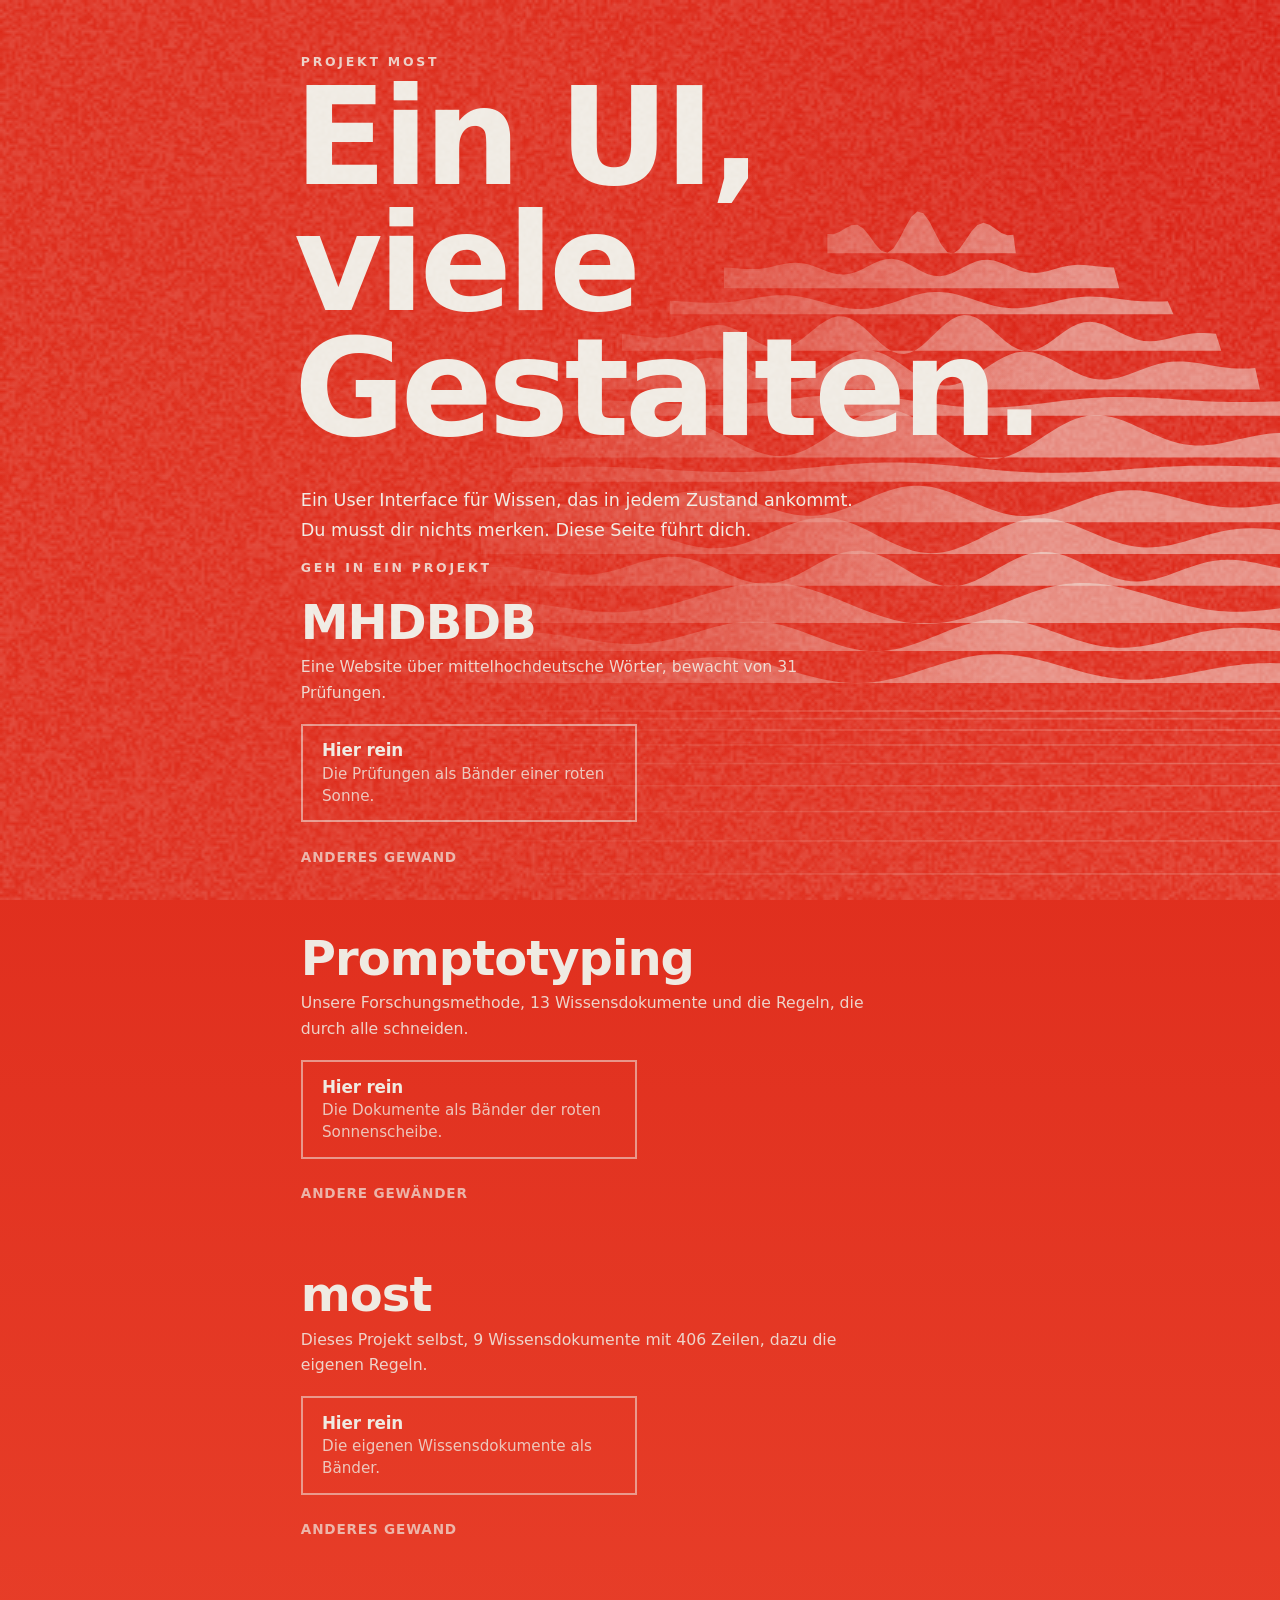
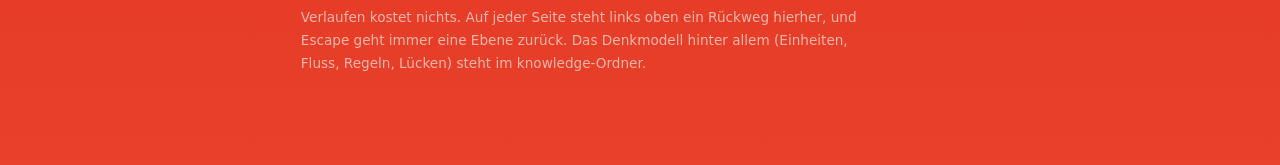
<file: prototype/index.html>
<!doctype html>
<html lang="de">
<head>
<meta charset="utf-8">
<meta name="viewport" content="width=device-width, initial-scale=1">
<title>most · Projekte</title>
<link rel="stylesheet" href="helio.css">
<style>
/* page-specific: the guided overview. Tokens, type and the grain layer come
   from helio.css; this page paints its own sun and its own coarse grain. */
body {
  min-height: 100vh;
  background: linear-gradient(180deg, var(--grund-oben), var(--grund-unten));
  overflow-x: hidden;
}
#sonne {
  position: fixed;
  inset: 0;
  width: 100%;
  height: 100%;
  pointer-events: none;
  z-index: 0;
}
#schleier {
  /* red scrim between sun and text so copy stays legible where bands pass behind it */
  position: fixed;
  inset: 0;
  z-index: 0;
  pointer-events: none;
  background: linear-gradient(100deg, rgba(221, 44, 27, .92) 38%, rgba(221, 44, 27, .55) 58%, rgba(221, 44, 27, 0) 78%);
}
#korn {
  opacity: .16;
  mix-blend-mode: screen;
}
main {
  position: relative;
  z-index: 1;
  max-width: 52rem;
  margin: 0 auto;
  padding: 6vh 6vw 10vh;
}
.eyebrow {
  font-size: .78rem;
  font-weight: 700;
  letter-spacing: .22em;
  text-transform: uppercase;
  opacity: .85;
  margin: 0 0 .4rem;
}
h1 {
  /* Wordmark as part of the motif: full width, heavy, slightly cropped feel */
  font-size: clamp(3.2rem, 12vw, 8.5rem);
  font-weight: 900;
  letter-spacing: -.035em;
  line-height: .92;
  margin: 0 0 2.2rem -0.05em;
  text-transform: none;
}
.intro {
  font-size: 1.1rem;
  line-height: 1.7;
  max-width: 36rem;
  margin: 0 0 .9rem;
}
.modell {
  font-size: .98rem;
  line-height: 1.7;
  max-width: 36rem;
  opacity: .82;
  margin: 0 0 4rem;
}
.modell b { font-weight: 800; }
h2.abschnitt {
  font-size: .78rem;
  font-weight: 700;
  letter-spacing: .22em;
  text-transform: uppercase;
  opacity: .85;
  margin: 0 0 1.4rem;
}
.projekt { margin: 0 0 3.4rem; }
.projekt h3 {
  font-size: clamp(1.9rem, 5vw, 3rem);
  font-weight: 900;
  letter-spacing: -.02em;
  line-height: 1;
  margin: 0 0 .55rem;
}
.projekt .was {
  font-size: .98rem;
  line-height: 1.65;
  max-width: 36rem;
  opacity: .88;
  margin: 0 0 1.1rem;
}
.gestalten { display: flex; flex-wrap: wrap; gap: .8rem; }
a.gestalt {
  display: block;
  min-height: 44px;
  padding: .8rem 1.2rem .85rem;
  border: 2px solid rgba(239, 234, 226, .55);
  color: var(--tinte);
  text-decoration: none;
  font-size: .95rem;
  line-height: 1.45;
  max-width: 21rem;
  transition: background .25s, border-color .25s;
}
a.gestalt b {
  display: block;
  font-weight: 800;
  font-size: 1.05rem;
  letter-spacing: -.01em;
}
a.gestalt span { opacity: .8; }
a.gestalt:hover, a.gestalt:focus-visible {
  background: rgba(239, 234, 226, .14);
  border-color: var(--tinte);
  outline: none;
}
a.gestalt.tag { border-style: solid; }
a.gestalt.nacht { border-style: dashed; }
details { margin-top: .8rem; }
details summary {
  cursor: pointer;
  font-size: .85rem;
  font-weight: 700;
  letter-spacing: .06em;
  text-transform: uppercase;
  opacity: .7;
  padding: .5rem 0;
  min-height: 44px;
  display: flex;
  align-items: center;
}
details summary:hover, details summary:focus-visible { opacity: 1; outline: none; }
details .gestalten { margin-top: .4rem; }
footer {
  font-size: .85rem;
  line-height: 1.7;
  opacity: .7;
  max-width: 36rem;
}
</style>
</head>
<body>

<canvas id="sonne" aria-hidden="true"></canvas>
<div id="schleier"></div>
<canvas id="korn" aria-hidden="true"></canvas>

<main>
  <p class="eyebrow">Projekt most</p>
  <h1>Ein UI,<br>viele Gestalten.</h1>
  <p class="intro">Ein User Interface für Wissen, das in jedem Zustand ankommt. Du musst dir nichts merken. Diese Seite führt dich.</p>

  <h2 class="abschnitt">Geh in ein Projekt</h2>

  <section class="projekt">
    <h3>MHDBDB</h3>
    <p class="was" id="was-mhdbdb">Eine Website über mittelhochdeutsche Wörter.</p>
    <div class="gestalten">
      <a class="gestalt tag" href="helio-mhdbdb.html"><b>Hier rein</b> <span>Die Prüfungen als Bänder einer roten Sonne.</span></a>
    </div>
    <details>
      <summary>anderes Gewand</summary>
      <div class="gestalten">
        <a class="gestalt nacht" href="mhdbdb-tests.html"><b>Nachtgarten</b> <span>Dasselbe als Lichter im nächtlichen Garten.</span></a>
      </div>
    </details>
  </section>

  <section class="projekt">
    <h3>Promptotyping</h3>
    <p class="was" id="was-promptotyping">Unsere Forschungsmethode.</p>
    <div class="gestalten">
      <a class="gestalt tag" href="helio-promptotyping.html"><b>Hier rein</b> <span>Die Dokumente als Bänder der roten Sonnenscheibe.</span></a>
    </div>
    <details>
      <summary>andere Gewänder</summary>
      <div class="gestalten">
        <a class="gestalt nacht" href="promptotyping-planet.html"><b>Planet</b> <span>Sieben Schichten von der Forschungsfrage bis zum Ring der Prüfungen.</span></a>
        <a class="gestalt nacht" href="promptotyping-workflow.html"><b>Werkstrecke</b> <span>Daten fließen durch die Dokumente zu den Artefakten.</span></a>
        <a class="gestalt nacht" href="promptotyping-organismus.html"><b>Organismus</b> <span>Die Dokumente als Körper mit Organen.</span></a>
      </div>
    </details>
  </section>

  <section class="projekt">
    <h3>most</h3>
    <p class="was" id="was-most">Dieses Projekt selbst, mit seinem eigenen knowledge-Ordner.</p>
    <div class="gestalten">
      <a class="gestalt tag" href="helio-most.html"><b>Hier rein</b> <span>Die eigenen Wissensdokumente als Bänder.</span></a>
    </div>
    <details>
      <summary>anderes Gewand</summary>
      <div class="gestalten">
        <a class="gestalt nacht" href="promptotyping-organismus.html#most"><b>Organismus</b> <span>Dieselben Dokumente als Körper mit Organen.</span></a>
      </div>
    </details>
  </section>

  <footer>
    Verlaufen kostet nichts. Auf jeder Seite steht links oben ein Rückweg hierher, und Escape geht immer eine Ebene zurück. Das Denkmodell hinter allem (Einheiten, Fluss, Regeln, Lücken) steht im knowledge-Ordner.
  </footer>
</main>

<script type="module">
import { rnd, saatSetzen, stillGestellt as still, datenLaden } from './helio.js';

// Banded sun with wave interruptions, mirrored below the horizon (design.md motif).
const sc = document.getElementById('sonne'), sx = sc.getContext('2d');
function sonne() {
  const w = sc.width = innerWidth * devicePixelRatio;
  const h = sc.height = innerHeight * devicePixelRatio;
  sx.clearRect(0, 0, w, h);
  const cx = w * .72, hy = h * .78, r = Math.min(w, h) * .52;
  sx.fillStyle = 'rgba(239,234,226,.5)';
  saatSetzen(20260808);
  const bands = 14;
  for (let i = 0; i < bands; i++) {
    const y0 = hy - r + (i / bands) * r;
    const bh = (r / bands) * (.38 + .34 * rnd());
    const half = Math.sqrt(Math.max(0, r * r - Math.pow(hy - y0 - bh / 2, 2)));
    if (half <= 0) continue;
    // band with a wavy top edge, the interruption carries the character
    sx.beginPath();
    const amp = bh * (.4 + rnd() * .9), ph = rnd() * 7, fr = 2 + rnd() * 3;
    for (let x = cx - half; x <= cx + half; x += 6) {
      const t = (x - cx + half) / (2 * half);
      const y = y0 + Math.sin(t * fr * Math.PI * 2 + ph) * amp * Math.sin(t * Math.PI);
      x === cx - half ? sx.moveTo(x, y) : sx.lineTo(x, y);
    }
    sx.lineTo(cx + half, y0 + bh);
    sx.lineTo(cx - half, y0 + bh);
    sx.closePath();
    sx.fill();
  }
  // mirror below horizon: denser, fainter bands (compression as depth)
  sx.fillStyle = 'rgba(239,234,226,.22)';
  for (let i = 0; i < 10; i++) {
    const y0 = hy + 8 * devicePixelRatio + i * (10 + i * 3) * devicePixelRatio * .6;
    if (y0 > h) break;
    const half = Math.sqrt(Math.max(0, r * r - Math.pow(y0 - hy, 2) * 2.4));
    if (half <= 0) break;
    sx.fillRect(cx - half, y0, half * 2, Math.max(1.5, (4 - i * .35) * devicePixelRatio * .5));
  }
}

// Living monochrome grain over everything, coarser than the Helio print grain.
const kc = document.getElementById('korn'), kx = kc.getContext('2d');
function korn() {
  const w = kc.width = Math.floor(innerWidth / 3);
  const h = kc.height = Math.floor(innerHeight / 3);
  const img = kx.createImageData(w, h);
  for (let i = 0; i < img.data.length; i += 4) {
    const v = rnd() * 255;
    img.data[i] = img.data[i + 1] = img.data[i + 2] = v;
    img.data[i + 3] = 255;
  }
  kx.putImageData(img, 0, 0);
}
function alles() { sonne(); korn(); }
alles();
addEventListener('resize', alles);
if (!still) setInterval(korn, 420); // grain lives at a low rate

// The counts are read from the same files the project pages draw from;
// without them the page names no number.
const [mhdbdb, prompto, most] = await Promise.all([
  datenLaden('daten/mhdbdb.json'),
  datenLaden('daten/promptotyping.json'),
  datenLaden('daten/most.json'),
]);
if (mhdbdb) {
  const n = mhdbdb.kategorien.reduce((a, k) => a + k.tests.length, 0);
  document.getElementById('was-mhdbdb').textContent =
    'Eine Website über mittelhochdeutsche Wörter, bewacht von ' + n + ' Prüfungen.';
}
if (prompto) {
  const n = prompto.dokumente.filter(d => d.art !== 'regel').length;
  document.getElementById('was-promptotyping').textContent =
    'Unsere Forschungsmethode, ' + n + ' Wissensdokumente und die Regeln, die durch alle schneiden.';
}
if (most) {
  const docs = most.dokumente.filter(d => d.art !== 'regel');
  const zeilen = docs.reduce((a, d) => a + d.zeilen, 0);
  document.getElementById('was-most').textContent =
    'Dieses Projekt selbst, ' + docs.length + ' Wissensdokumente mit ' + zeilen +
    ' Zeilen, dazu die eigenen Regeln.';
}
</script>
</body>
</html>
</file>
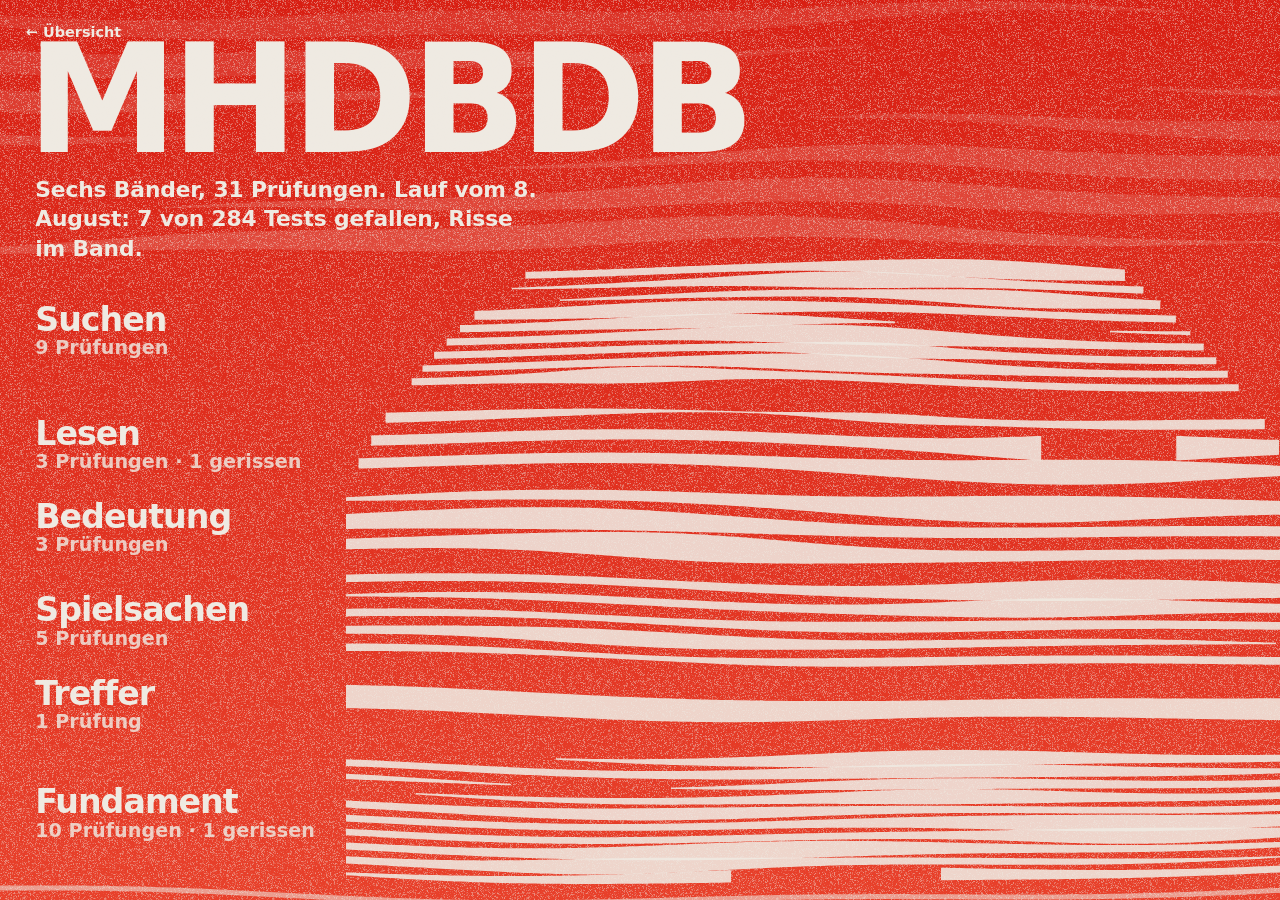
<file: prototype/helio-mhdbdb.html>
<!doctype html>
<html lang="de">
<head>
<meta charset="utf-8">
<meta name="viewport" content="width=device-width, initial-scale=1">
<title>MHDBDB · Helio</title>
<link rel="stylesheet" href="helio.css">
<style>
/* page-specific: the three scenes and the focus view.
   Colors, type and rows come from helio.css. */
html, body { height: 100%; }
body {
  overflow: hidden;
  -webkit-user-select: none;
  user-select: none;
}

.szene {
  position: fixed;
  inset: 0;
  z-index: 10;
  display: none;
  overflow: hidden; /* bleed: display type is cut by the frame, never shrunk to fit */
}
.szene.offen { display: block; }
.szene.kompakt .riesig { font-size: clamp(2.2rem, 8vw, 4.6rem); }
.szene.kompakt .kopf .still { display: none; }

#fok-flaeche {
  position: absolute;
  inset: 0;
  padding: clamp(4.5rem, 12vh, 8rem) clamp(.9rem, 3vw, 2.2rem) clamp(6rem, 14vh, 9rem);
  display: flex;
  flex-direction: column;
  justify-content: center;
  cursor: pointer;
  z-index: 11;
}
#fok-wort {
  margin: 0;
  font-weight: 900;
  letter-spacing: -.05em;
  line-height: .82;
  font-size: clamp(3.4rem, 19vw, 12rem);
  margin-left: -.06em;
  overflow-wrap: anywhere;
}
#fok-satz { max-width: 30ch; }
#fok-stufen {
  list-style: none;
  margin: clamp(1.4rem, 4vh, 2.6rem) 0 0;
  padding: 0;
  max-width: 46rem;
}
#fok-stufen li { display: flex; align-items: center; gap: .9rem; margin-bottom: .55rem; }
/* the three stations of every spec as a growing band: prepare, act, assert */
#fok-stufen .balken {
  height: 13px;
  flex: 0 0 auto;
  width: var(--w);
  background: var(--tinte);
  opacity: var(--o);
}
#fok-stufen .txt { font-weight: 700; font-size: clamp(1.2rem, 1.6vw, 1.35rem); }
#fok-spec {
  margin: clamp(1.1rem, 3vh, 2rem) 0 0;
  font-family: ui-monospace, 'Cascadia Mono', Consolas, monospace;
  font-weight: 700;
  font-size: 1.2rem;
  letter-spacing: -.01em;
}
#fok-nav {
  position: absolute;
  left: clamp(.5rem, 2vw, 1.6rem);
  bottom: clamp(.5rem, 2vh, 1.4rem);
  display: flex;
  gap: .4rem;
  z-index: 30;
}
#fok-nav button {
  min-width: 64px;
  min-height: 48px;
  background: none;
  border: 0;
  color: var(--tinte);
  font-family: inherit;
  font-weight: 900;
  font-size: 1.7rem;
  cursor: pointer;
}
#fok-nav button:focus-visible { outline: 3px solid var(--tinte); outline-offset: -4px; }
#fok-nav button[disabled] { opacity: .35; cursor: default; }
</style>
</head>
<body>

<canvas id="motiv" aria-hidden="true"></canvas>
<canvas id="korn" aria-hidden="true"></canvas>

<a class="heim" href="index.html">&#8592; &#220;bersicht</a>

<section id="uebersicht" class="szene offen" aria-label="Übersicht">
  <div class="kopf">
    <h1 class="riesig">MHDBDB</h1>
    <p class="still"></p>
  </div>
  <div class="reihen" id="kat-reihen"></div>
</section>

<section id="kategorie" class="szene" aria-label="Kategorie" inert>
  <div class="kopf">
    <h2 class="riesig" id="kat-wort"></h2>
    <p class="still" id="kat-still"></p>
  </div>
  <div class="reihen" id="test-reihen"></div>
  <button class="zurueck" id="kat-zu" aria-label="Zurück zur Übersicht">↑</button>
</section>

<section id="fokus" class="szene" aria-label="Einzelner Test" inert>
  <div id="fok-flaeche">
    <p class="riesig" id="fok-wort"></p>
    <p class="still" id="fok-satz"></p>
    <ol id="fok-stufen"></ol>
    <p id="fok-spec"></p>
  </div>
  <p class="still hinweis" id="fok-hinweis"></p>
  <div id="fok-nav">
    <button type="button" id="fok-vor" aria-label="Vorheriger Test">←</button>
    <button type="button" id="fok-nach" aria-label="Nächster Test">→</button>
  </div>
  <button class="zurueck" id="fok-zu" aria-label="Zurück zur Kategorie">↑</button>
</section>

<script type="module">
import {
  stillGestellt as still, ZEIT_FEST, sig, messen, kornBauen, kornWeiter, kornFuellen,
  band, wellen, grund, datenLaden, laufLaden, lauf, stand, riss, standWort, laufDatum,
} from './helio.js';

/* Categories, tests and their three process stations come from the spec files
   of the MHDBDB suite; the page never carries a copy of them. */
const daten = await datenLaden('daten/mhdbdb.json');
const ROOMS = daten ? daten.kategorien : [];
const STEPS = daten ? daten.stufen : {};
const GESAMT = ROOMS.reduce((a, r) => a + r.tests.length, 0);
const ZAHLWORT = ['null', 'Ein', 'Zwei', 'Drei', 'Vier', 'Fünf', 'Sechs', 'Sieben', 'Acht', 'Neun', 'Zehn'];
const KOPFZEILE = ROOMS.length
  ? (ZAHLWORT[ROOMS.length] ?? ROOMS.length) + ' Bänder, ' + GESAMT + ' Prüfungen.'
  : '';

/* ---------- canvas plumbing ---------- */
const mc = document.getElementById('motiv'), mg = mc.getContext('2d');
const kc = document.getElementById('korn'), kg = kc.getContext('2d');
let W = 0, H = 0;

function messenHier() { ({ W, H } = messen([[mc, mg], [kc, kg]])); }

/* ---------- layout ---------- */
let RECTS = [];       /* current row rectangles, shared by DOM hitboxes and canvas */
let modus = 'uebersicht';
let aktiv = -1;       /* hovered or focused row, its disturbance swells */
let kreis = null;     /* circular envelope of the overview sun */
let feldX = 0;

function kopfUnterkante(szene) {
  const k = szene.querySelector('.kopf');
  return k ? k.getBoundingClientRect().bottom : H * .3;
}

function layouten() {
  const szene = document.querySelector('.szene.offen');
  if (!szene) return;
  feldX = Math.min(Math.max(W * .34, 148), 340); /* the words keep their own field */
  const n = modus === 'uebersicht' ? ROOMS.length
          : modus === 'kategorie' ? aktRaum.tests.length : 0;
  RECTS = [];
  kreis = null;
  if (!n) { zeilenSetzen(szene, []); return; }

  szene.classList.remove('kompakt');
  let oben = kopfUnterkante(szene) + Math.min(24, H * .03);
  let spanne = H - 10 - oben;
  if (spanne / n < 48) {                      /* display type yields to the hitboxes */
    szene.classList.add('kompakt');
    oben = kopfUnterkante(szene) + 14;
    spanne = H - 8 - oben;
  }
  let hoehen = [];
  if (modus === 'uebersicht') {
    /* Height carries the count, but every band keeps a floor so no row
       falls under the 44px target. Density inside the band carries it exactly. */
    for (const r of ROOMS) hoehen.push(spanne * (.5 / ROOMS.length + .5 * r.tests.length / GESAMT));
  } else {
    for (let i = 0; i < n; i++) hoehen.push(spanne / n);
  }
  /* No row ever falls under the 44px target: scale the whole stack instead of
     clipping single rows, so the proportions keep carrying the counts. */
  const kleinste = Math.min(...hoehen);
  if (kleinste < 44) hoehen = hoehen.map(h => h * 44 / kleinste);
  const gesamt = hoehen.reduce((a, b) => a + b, 0);
  let y = Math.max(6, Math.min(oben, H - 8 - gesamt));
  spanne = gesamt;
  for (let i = 0; i < n; i++) {
    RECTS.push({ y0: y, y1: y + hoehen[i], i });
    y += hoehen[i];
  }
  oben = RECTS[0].y0;
  if (modus === 'uebersicht') {
    /* A rising sun: the crown sits just above the first band, the disc widens
       downward and is cut by the bottom edge. R is solved so the widest chord
       lands exactly on the field, which lets the arc stay visible on any screen. */
    const krone = oben - spanne * .12;
    const sp2 = oben + spanne - krone;
    const hwMax = Math.max(60, (W - feldX - 14) * .53);
    const R = (hwMax * hwMax + sp2 * sp2) / (2 * sp2);
    kreis = { cx: feldX + 14 + hwMax * .96, cy: krone + R, R };
  }
  zeilenSetzen(szene, RECTS);
}

function zeilenSetzen(szene, rects) {
  const reihen = szene.querySelectorAll('.reihe');
  reihen.forEach((b, i) => {
    const r = rects[i];
    if (!r) return;
    b.style.top = r.y0.toFixed(1) + 'px';
    b.style.height = (r.y1 - r.y0).toFixed(1) + 'px';
    const sp = b.querySelector('.spalte');
    if (sp) sp.style.maxWidth = (feldX - 26) + 'px';
  });
}

/* ---------- the motif ---------- */
function himmel(g, t, oben) {
  /* faint cloud bands above the motif, the quiet part of the surface */
  const w = wellen(t, .0042, 9, .000055);
  for (let i = 0; i < 7; i++) {
    const y = oben * (i + .5) / 7;
    band(g, y, oben / 26, {
      alpha: .1 + i * .012,
      spanne: () => [-40, W + 40],
      welle: w,
      stoer: (x, y2) => 7 * Math.sin(x * .0031 + t * .00004 + i),
    });
  }
}

function zeichnen(t) {
  const g = mg;
  g.clearRect(0, 0, W, H);
  grund(g, W, H);
  const oben = RECTS.length ? RECTS[0].y0 : H * .3;
  himmel(g, t, Math.max(oben, 60));

  if (modus === 'uebersicht') {
    if (!kreis) return;
    const w = wellen(t, .0036, 7, .00005);
    const spanne = (y) => {
      const dy = y - kreis.cy;
      const hw = Math.sqrt(Math.max(0, kreis.R * kreis.R - dy * dy));
      return [Math.max(feldX + 6, kreis.cx - hw), kreis.cx + hw];
    };
    RECTS.forEach((r, gi) => {
      const raum = ROOMS[gi];
      const n = raum.tests.length;
      const h = (r.y1 - r.y0) * .84;   /* gap between groups: six readable bands */
      const y0 = r.y0 + (r.y1 - r.y0 - h) / 2;
      const schritt = h / n;
      const dicke = Math.max(2.5, schritt * (n > 5 ? .52 : .44));
      const heiss = gi === aktiv;
      const bulges = raum.tests.map(tt => sig(tt.f));
      const staende = raum.tests.map(tt => stand(tt.f));
      for (let k = 0; k < n; k++) {
        const y = y0 + schritt * (k + .5);
        const st = staende[k];
        band(g, y, dicke, {
          alpha: (heiss ? 1 : .88) * (st && st.uebersprungen === st.gesamt ? .4 : 1),
          spanne,
          welle: w,
          stoer: (x, y2) => {
            const [a, b] = spanne(y2);
            const bw = Math.max(60, (b - a));
            const s = bulges[k];
            const px = a + bw * s.pos;
            const sw = bw * s.br * 2.4;
            const d = (x - px) / sw;
            /* failure is a hard straight cut through the swell: in an image where
               everything tapers organically, the sharp edge alone means broken */
            const schnitt = riss(st) && Math.abs(x - px) < sw * .45 ? riss(st) * dicke : 0;
            return s.amp * dicke * (heiss ? 1.5 : .9) * Math.exp(-d * d)
                 - dicke * .55 * Math.pow(Math.max(0, Math.sin(x * .0026 + t * .00003 + s.ph)), 6)
                 - schnitt;
          },
        });
      }
    });
    /* horizon: the one continuous band, bleeding past both edges */
    const hy = RECTS.length ? RECTS[RECTS.length - 1].y1 + 4 : H - 20;
    if (hy < H - 2) {
      band(g, hy, 5, { alpha: .55, spanne: () => [-40, W + 40], welle: w, stoer: () => 0 });
    }
  } else if (modus === 'kategorie') {
    const w = wellen(t, .0034, 6, .000045);
    const spanne = () => [feldX + 6, W + 60];
    RECTS.forEach((r, i) => {
      const tt = aktRaum.tests[i];
      const s = sig(tt.f);
      const h = r.y1 - r.y0;
      const dicke = Math.max(4, h * .34);
      const heiss = i === aktiv;
      const st = stand(tt.f);
      const [a, b] = spanne();
      const px = a + (b - a) * s.pos;
      const sw = (b - a) * s.br * 2.6;
      band(g, r.y0 + h / 2, dicke, {
        alpha: (heiss ? 1 : .84) * (st && st.uebersprungen === st.gesamt ? .4 : 1),
        spanne,
        welle: w,
        stoer: (x) => {
          const d = (x - px) / sw;
          const schnitt = riss(st) && Math.abs(x - px) < sw * .45 ? riss(st) * dicke : 0;
          return s.amp * dicke * (heiss ? 2.1 : 1.25) * Math.exp(-d * d)
               - dicke * .6 * Math.pow(Math.max(0, Math.sin(x * .0024 + t * .000028 + s.ph)), 6)
               - schnitt;
        },
      });
      /* denser echo below each band: density as depth */
      band(g, r.y0 + h / 2 + dicke * 1.5, Math.max(1.5, dicke * .18), {
        alpha: .3, spanne, welle: w, stoer: () => 0,
      });
    });
  } else {
    /* focus: the field goes quiet so the word can carry the screen alone */
    const w = wellen(t, .003, 8, .00004);
    const s = aktTest ? sig(aktTest.f) : { pos: .5, amp: 1, br: .07, ph: 0 };
    const st = aktTest ? stand(aktTest.f) : null;
    for (let i = 0; i < 16; i++) {
      const y = H * (i + .5) / 16;
      const dicke = 4 + i * .9;
      band(g, y, dicke, {
        alpha: .13 + i * .006,
        spanne: () => [-40, W + 40],
        welle: w,
        stoer: (x) => {
          const px = W * s.pos, sw = W * s.br * 3;
          const d = (x - px) / sw;
          const schnitt = riss(st) && Math.abs(x - px) < sw * .40 ? riss(st) * dicke : 0;
          return s.amp * dicke * .8 * Math.exp(-d * d) - schnitt;
        },
      });
    }
  }
}

/* ---------- scenes ---------- */
const szenen = {
  uebersicht: document.getElementById('uebersicht'),
  kategorie: document.getElementById('kategorie'),
  fokus: document.getElementById('fokus'),
};
let aktRaum = null, aktTest = null, idx = -1;

function zeige(name, fokusZiel) {
  modus = name;
  for (const [k, el] of Object.entries(szenen)) {
    const an = k === name;
    el.classList.toggle('offen', an);
    el.inert = !an;
  }
  aktiv = -1;
  layouten();
  neuZeichnen();
  if (fokusZiel) fokusZiel.focus();
}

function zahlwort(n) { return n + (n === 1 ? ' Prüfung' : ' Prüfungen'); }

/* overview rows */
const katReihen = document.getElementById('kat-reihen');
const kopfStill = document.querySelector('#uebersicht .kopf .still');
kopfStill.textContent = ROOMS.length
  ? KOPFZEILE + ' Bandhöhe und Banddichte tragen die Anzahl.'
  : 'Keine Daten geladen.';
if (ROOMS.length) szenen.uebersicht.setAttribute('aria-label', 'Übersicht, ' + KOPFZEILE);
ROOMS.forEach((r, i) => {
  const b = document.createElement('button');
  b.type = 'button';
  b.className = 'reihe';
  b.setAttribute('aria-label', r.wort + ', ' + zahlwort(r.tests.length) + ', Band öffnen');
  b.innerHTML = '<span class="spalte"><span class="wort"></span><span class="zahl"></span></span>';
  b.querySelector('.wort').textContent = r.wort;
  b.querySelector('.zahl').textContent = zahlwort(r.tests.length);
  b.addEventListener('click', () => raumOeffnen(i));
  b.addEventListener('pointerenter', () => { aktiv = i; if (still) neuZeichnen(); });
  b.addEventListener('pointerleave', () => { aktiv = -1; if (still) neuZeichnen(); });
  b.addEventListener('focus', () => { aktiv = i; if (still) neuZeichnen(); });
  b.addEventListener('blur', () => { aktiv = -1; if (still) neuZeichnen(); });
  katReihen.appendChild(b);
});

/* Once the run data is there, the words say what the bands already show. */
function laufAnzeigen() {
  const l = lauf();
  kopfStill.textContent = KOPFZEILE + ' Lauf vom ' + laufDatum() + ': ' +
    (l.gefallen ? l.gefallen + ' von ' + l.gesamt + ' Tests gefallen, Risse im Band.'
                : 'alle ' + l.gesamt + ' Tests bestanden.');
  ROOMS.forEach((r, i) => {
    const kaputt = r.tests.filter(tt => { const st = stand(tt.f); return st && st.gefallen; }).length;
    const b = katReihen.children[i];
    const zusatz = kaputt ? ' · ' + kaputt + ' gerissen' : '';
    b.querySelector('.zahl').textContent = zahlwort(r.tests.length) + zusatz;
    b.setAttribute('aria-label', r.wort + ', ' + zahlwort(r.tests.length) +
      (kaputt ? ', ' + kaputt + ' davon gefallen' : ', alle bestanden') + ', Band öffnen');
  });
  neuZeichnen();
}

const testReihen = document.getElementById('test-reihen');
function raumOeffnen(i) {
  aktRaum = ROOMS[i];
  document.getElementById('kat-wort').textContent = aktRaum.wort;
  const gelaufen = lauf();
  const kaputt = gelaufen
    ? aktRaum.tests.filter(tt => { const st = stand(tt.f); return st && st.gefallen; }).length
    : 0;
  document.getElementById('kat-still').textContent =
    zahlwort(aktRaum.tests.length) + ' als Störungen im Band. ' +
    (gelaufen ? (kaputt ? (kaputt === 1 ? 'Eine ist gefallen, ihr Band reißt.' : kaputt + ' sind gefallen, ihre Bänder reißen.')
                        : 'Alle bestanden.') + ' ' : '') +
    'Antippen für den einzelnen Test.';
  testReihen.innerHTML = '';
  aktRaum.tests.forEach((t, k) => {
    const b = document.createElement('button');
    b.type = 'button';
    b.className = 'reihe';
    const stT = stand(t.f);
    b.setAttribute('aria-label', 'Test ' + (k + 1) + ' von ' + aktRaum.tests.length + ': ' + t.w +
      (stT ? ', ' + standWort(stT) : ''));
    b.innerHTML = '<span class="spalte"><span class="wort"></span></span>';
    b.querySelector('.wort').textContent = t.w;
    if (stT && (stT.gefallen || stT.flaky || stT.uebersprungen === stT.gesamt)) {
      const z = document.createElement('span');
      z.className = 'zahl';
      z.textContent = standWort(stT);
      b.querySelector('.spalte').appendChild(z);
    }
    b.addEventListener('click', () => fokus(k));
    b.addEventListener('pointerenter', () => { aktiv = k; if (still) neuZeichnen(); });
    b.addEventListener('pointerleave', () => { aktiv = -1; if (still) neuZeichnen(); });
    b.addEventListener('focus', () => { aktiv = k; if (still) neuZeichnen(); });
    b.addEventListener('blur', () => { aktiv = -1; if (still) neuZeichnen(); });
    testReihen.appendChild(b);
  });
  zeige('kategorie', testReihen.firstElementChild);
}

const stufenListe = document.getElementById('fok-stufen');
function fokus(k) {
  idx = k;
  aktTest = aktRaum.tests[k];
  document.getElementById('fok-wort').textContent = aktTest.w;
  document.getElementById('fok-satz').textContent = aktTest.s;
  const steps = STEPS[aktTest.f] || ['öffnen', 'handeln', 'prüfen'];
  stufenListe.innerHTML = '';
  steps.forEach((s, i) => {
    const li = document.createElement('li');
    const bal = document.createElement('span');
    bal.className = 'balken';
    bal.style.setProperty('--w', (18 + i * 12) + '%');
    bal.style.setProperty('--o', (.4 + i * .3).toFixed(2));
    const tx = document.createElement('span');
    tx.className = 'txt';
    tx.textContent = s;
    li.append(bal, tx);
    stufenListe.appendChild(li);
  });
  const stF = stand(aktTest.f);
  document.getElementById('fok-spec').textContent = aktTest.f + '.spec.js' +
    (stF ? ' · ' + standWort(stF) + ' · Lauf vom ' + laufDatum() : '');
  document.getElementById('fok-hinweis').textContent =
    aktRaum.wort + ' · Test ' + (k + 1) + ' von ' + aktRaum.tests.length + ' · Pfeiltasten weiter, Esc zurück';
  document.getElementById('fok-vor').disabled = k === 0;
  document.getElementById('fok-nach').disabled = k === aktRaum.tests.length - 1;
  zeige('fokus', document.getElementById('fok-zu'));
}

document.getElementById('kat-zu').addEventListener('click', () => {
  zeige('uebersicht', katReihen.children[ROOMS.indexOf(aktRaum)] || null);
});
document.getElementById('fok-zu').addEventListener('click', () => {
  zeige('kategorie', testReihen.children[idx] || null);
});
document.getElementById('fok-vor').addEventListener('click', (e) => { e.stopPropagation(); if (idx > 0) fokus(idx - 1); });
document.getElementById('fok-nach').addEventListener('click', (e) => { e.stopPropagation(); if (idx + 1 < aktRaum.tests.length) fokus(idx + 1); });
document.getElementById('fok-flaeche').addEventListener('click', () => {
  if (idx + 1 < aktRaum.tests.length) fokus(idx + 1);
  else zeige('kategorie', testReihen.children[idx] || null);
});

addEventListener('keydown', e => {
  if (e.key === 'Escape') {
    if (modus === 'fokus') document.getElementById('fok-zu').click();
    else if (modus === 'kategorie') document.getElementById('kat-zu').click();
    return;
  }
  if (modus !== 'fokus') return;
  if (e.key === 'ArrowRight' && idx + 1 < aktRaum.tests.length) { e.preventDefault(); fokus(idx + 1); }
  if (e.key === 'ArrowLeft' && idx > 0) { e.preventDefault(); fokus(idx - 1); }
});

/* ---------- loop ---------- */
function neuZeichnen() { if (still) zeichnen(ZEIT_FEST); }

let letzt = 0, kornLetzt = 0;
function tick(ts) {
  if (ts - letzt > 60) { letzt = ts; zeichnen(ts); }
  if (ts - kornLetzt > 200) {
    kornLetzt = ts;
    kornWeiter();
    kornFuellen(kg, W, H);
  }
  requestAnimationFrame(tick);
}

let resizeTimer = 0;
addEventListener('resize', () => {
  clearTimeout(resizeTimer);
  resizeTimer = setTimeout(() => {
    messenHier(); kornFuellen(kg, W, H); layouten(); neuZeichnen();
  }, 120);
});

messenHier();
kornBauen();
kornFuellen(kg, W, H);
layouten();
if (still) zeichnen(ZEIT_FEST); else requestAnimationFrame(tick);

/* the real run arrives late and only sharpens what is already drawn */
laufLaden('daten/testlauf.json').then(d => { if (d) laufAnzeigen(); });
</script>
</body>
</html>
</file>
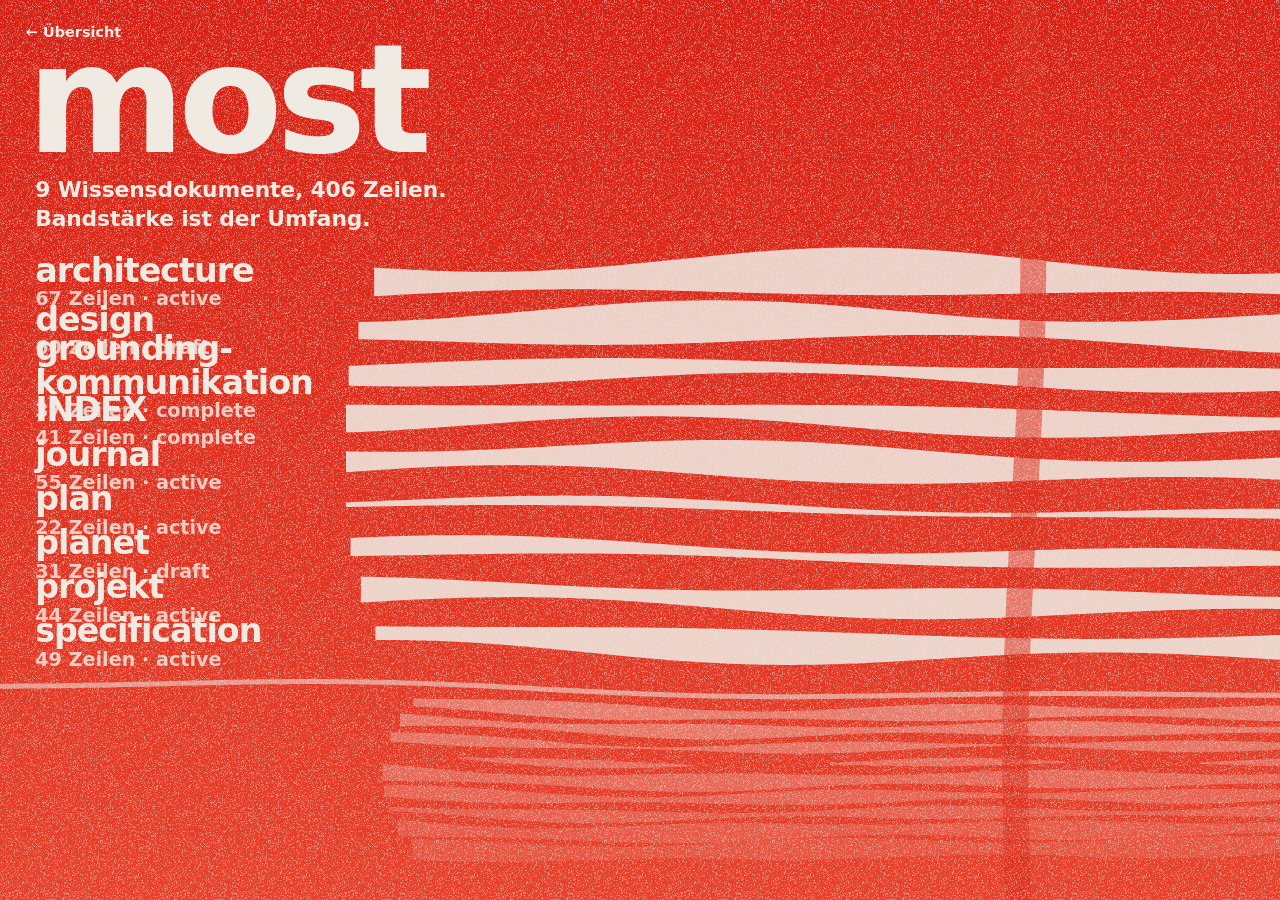
<file: prototype/helio-most.html>
<!doctype html>
<html lang="de">
<head>
<meta charset="utf-8">
<meta name="viewport" content="width=device-width, initial-scale=1">
<title>most · Helio</title>
<link rel="stylesheet" href="helio.css">
<style>
/* page-specific: the disc scene and the focus view.
   Colors, type, rows and the way back come from helio.css. */
html, body { height: 100%; }
body {
  overflow: hidden;
  -webkit-user-select: none;
  user-select: none;
}

.szene {
  position: fixed;
  inset: 0;
  z-index: 10;
  display: none;
  overflow: hidden; /* bleed: display type is cut by the frame, never shrunk to fit */
}
.szene.offen { display: block; }
.szene.kompakt .riesig { font-size: clamp(2.2rem, 8vw, 4.6rem); }
.szene.kompakt .kopf .still { display: none; }

/* the rule document cuts through every band and gets its own upright hitbox */
#regel-griff {
  position: absolute;
  z-index: 12;
  min-width: 52px;
  background: none;
  border: 0;
  padding: 0;
  cursor: pointer;
  color: var(--tinte);
}
#regel-griff:focus-visible { outline: 3px solid var(--tinte); outline-offset: -4px; }

#fok-flaeche {
  position: absolute;
  inset: 0;
  padding: clamp(4.5rem, 12vh, 8rem) clamp(.9rem, 3vw, 2.2rem) clamp(6rem, 14vh, 9rem);
  display: flex;
  flex-direction: column;
  justify-content: center;
  cursor: pointer;
  z-index: 11;
}
#fok-wort {
  margin: 0;
  font-weight: 900;
  letter-spacing: -.05em;
  line-height: .82;
  font-size: clamp(3rem, 15vw, 10rem);
  margin-left: -.06em;
  overflow-wrap: anywhere;
  text-transform: uppercase;
}
#fok-titel { max-width: 32ch; }
#fok-zahlen {
  margin: clamp(1.2rem, 3vh, 2rem) 0 0;
  font-family: ui-monospace, 'Cascadia Mono', Consolas, monospace;
  font-weight: 700;
  font-size: 1.2rem;
  letter-spacing: -.01em;
}
#fok-auszug {
  margin: .9rem 0 0;
  max-width: 48ch;
  font-weight: 700;
  font-size: 1.2rem;
  line-height: 1.5;
}
#fok-nav {
  position: absolute;
  left: clamp(.5rem, 2vw, 1.6rem);
  bottom: clamp(.5rem, 2vh, 1.4rem);
  display: flex;
  gap: .4rem;
  z-index: 30;
}
#fok-nav button {
  min-width: 64px;
  min-height: 48px;
  background: none;
  border: 0;
  color: var(--tinte);
  font-family: inherit;
  font-weight: 900;
  font-size: 1.7rem;
  cursor: pointer;
}
#fok-nav button:focus-visible { outline: 3px solid var(--tinte); outline-offset: -4px; }
#fok-nav button[disabled] { opacity: .35; cursor: default; }
</style>
</head>
<body>

<canvas id="motiv" aria-hidden="true"></canvas>
<canvas id="korn" aria-hidden="true"></canvas>

<a class="heim" href="index.html">&#8592; &#220;bersicht</a>

<section id="uebersicht" class="szene offen" aria-label="Übersicht">
  <div class="kopf">
    <h1 class="riesig">most</h1>
    <p class="still" id="kopf-still"></p>
  </div>
  <div class="reihen" id="dok-reihen"></div>
  <button type="button" id="regel-griff"></button>
</section>

<section id="fokus" class="szene" aria-label="Einzelnes Dokument" inert>
  <div id="fok-flaeche">
    <p class="riesig" id="fok-wort"></p>
    <p class="still" id="fok-titel"></p>
    <p id="fok-zahlen"></p>
    <p id="fok-auszug"></p>
  </div>
  <p class="still hinweis" id="fok-hinweis"></p>
  <div id="fok-nav">
    <button type="button" id="fok-vor" aria-label="Vorheriges Dokument">←</button>
    <button type="button" id="fok-nach" aria-label="Nächstes Dokument">→</button>
  </div>
  <button class="zurueck" id="fok-zu" aria-label="Zurück zur Sonnenscheibe">↑</button>
</section>

<script type="module">
import {
  stillGestellt as still, ZEIT_FEST, messen, kornBauen, kornWeiter, kornFuellen,
  band, wellen, grund, datenLaden,
} from './helio.js';

/* The knowledge folder of most itself, read by scripts/promptotyping-ingest.mjs;
   the page carries no copy. One band per document, its thickness the square root
   of its line count, the rules the one cut running through all of them. */
const daten = await datenLaden('daten/most.json');
const DOKUMENTE = daten ? daten.dokumente : [];
const BAENDER = DOKUMENTE.filter(d => d.art !== 'regel');
const REGEL = DOKUMENTE.find(d => d.art === 'regel') || null;
const REIHENFOLGE = REGEL ? BAENDER.concat([REGEL]) : BAENDER;
const ZEILEN = BAENDER.reduce((a, d) => a + d.zeilen, 0);

/* Band thickness carries the volume: sqrt of the line count, scaled across the
   range this folder actually spans, so the thinnest document stays visible. */
const WURZEL = d => Math.sqrt(d.zeilen || 1);
const W_MIN = BAENDER.length ? Math.min(...BAENDER.map(WURZEL)) : 0;
const W_MAX = BAENDER.length ? Math.max(...BAENDER.map(WURZEL)) : 1;
function dicke(d) {
  const t = W_MAX > W_MIN ? (WURZEL(d) - W_MIN) / (W_MAX - W_MIN) : .5;
  return 7 + t * 26;
}

const kopfStill = document.getElementById('kopf-still');
kopfStill.textContent = BAENDER.length
  ? BAENDER.length + ' Wissensdokumente, ' + ZEILEN + ' Zeilen. Bandstärke ist der Umfang.'
  : 'Keine Daten geladen.';

/* ---------- canvas plumbing ---------- */
const mc = document.getElementById('motiv'), mg = mc.getContext('2d');
const kc = document.getElementById('korn'), kg = kc.getContext('2d');
let W = 0, H = 0;
function messenHier() { ({ W, H } = messen([[mc, mg], [kc, kg]])); }

/* ---------- layout ---------- */
let RECTS = [];      /* row rectangles, shared by DOM hitboxes and canvas */
let modus = 'uebersicht';
let aktiv = -1;
let kreis = null;
let feldX = 0, horizont = 0, schnittX = 0;

function kopfUnterkante(szene) {
  const k = szene.querySelector('.kopf');
  return k ? k.getBoundingClientRect().bottom : H * .3;
}

function layouten() {
  const szene = document.querySelector('.szene.offen');
  if (!szene) return;
  feldX = Math.min(Math.max(W * .34, 148), 340);
  RECTS = [];
  kreis = null;
  if (modus !== 'uebersicht' || !BAENDER.length) { zeilenSetzen(szene, []); return; }

  szene.classList.remove('kompakt');
  let oben = kopfUnterkante(szene) + Math.min(22, H * .03);
  horizont = H * .82;
  let spanne = horizont - 12 - oben;
  if (spanne / BAENDER.length < 48) {
    szene.classList.add('kompakt');
    oben = kopfUnterkante(szene) + 12;
    spanne = horizont - 8 - oben;
  }
  /* Every row keeps the 44px target; the stack is scaled as a whole so the
     thickness proportions keep carrying the line counts. */
  let hoehen = BAENDER.map(d => Math.max(44, dicke(d) + 18));
  const summe = hoehen.reduce((a, b) => a + b, 0);
  if (summe > spanne) hoehen = hoehen.map(h => h * spanne / summe);
  const kleinste = Math.min(...hoehen);
  if (kleinste < 44) hoehen = hoehen.map(h => h * 44 / kleinste);
  const gesamt = hoehen.reduce((a, b) => a + b, 0);
  let y = Math.max(6, Math.min(oben, H - 8 - gesamt));
  for (let i = 0; i < BAENDER.length; i++) {
    const h = dicke(BAENDER[i]);
    RECTS.push({ y0: y, y1: y + hoehen[i], y: y + (hoehen[i] - h) / 2, h, i });
    y += hoehen[i];
  }
  /* the disc: one circle holding the whole stack, cut by the right edge if need be */
  const hwMax = Math.max(70, (W - feldX - 14) * .55);
  const R = Math.max(gesamt / 1.55, hwMax);
  kreis = { cx: feldX + 12 + hwMax * .98, cy: RECTS[0].y0 + gesamt / 2, R, rx: hwMax };
  horizont = Math.min(H - 30, RECTS[RECTS.length - 1].y1 + 26);
  schnittX = feldX + 12 + hwMax * 1.32;
  zeilenSetzen(szene, RECTS);
  regelGriffSetzen();
}

function zeilenSetzen(szene, rects) {
  szene.querySelectorAll('.reihe').forEach((b, i) => {
    const r = rects[i];
    if (!r) { b.style.display = 'none'; return; }
    b.style.display = '';
    b.style.top = r.y0.toFixed(1) + 'px';
    b.style.height = (r.y1 - r.y0).toFixed(1) + 'px';
    const sp = b.querySelector('.spalte');
    if (sp) sp.style.maxWidth = (feldX - 26) + 'px';
  });
}

function regelGriffSetzen() {
  const g = document.getElementById('regel-griff');
  if (!REGEL || !RECTS.length) { g.style.display = 'none'; return; }
  g.style.display = '';
  g.style.left = (schnittX - 26) + 'px';
  g.style.top = RECTS[0].y0 + 'px';
  g.style.height = Math.max(44, H - RECTS[0].y0 - 6) + 'px';
}

/* ---------- the motif ---------- */
function halbBreite(y) {
  if (!kreis) return 0;
  const dy = (y - kreis.cy) / kreis.R;
  const q = 1 - dy * dy;
  return q > 0 ? kreis.rx * Math.sqrt(q) : 0;
}

function zeichnen(t) {
  const g = mg;
  g.clearRect(0, 0, W, H);
  grund(g, W, H);
  if (modus !== 'uebersicht' || !kreis) {
    fokusFeld(g, t);
    return;
  }
  const w = wellen(t, .0036, 7, .00005);
  const spanne = (y) => {
    const hw = halbBreite(y);
    return hw > 0 ? [Math.max(feldX + 6, kreis.cx - hw), kreis.cx + hw] : [0, 0];
  };
  RECTS.forEach((r, i) => {
    const heiss = i === aktiv;
    band(g, r.y + r.h / 2, r.h, {
      alpha: heiss ? 1 : .87,
      spanne,
      welle: w,
      stoer: (x, y2) => r.h * .22 * Math.sin(x * .009 + i * 1.7 + t * .00004),
    });
  });
  /* the reflection: same order, compressed spacing, density as depth */
  RECTS.forEach((r, i) => {
    const abstand = horizont - (r.y + r.h / 2);
    const yr = horizont + abstand * .38;
    if (yr > H + 20) return;
    band(g, yr, Math.max(1.5, r.h * .5), {
      alpha: .1 + .3 * Math.max(0, 1 - abstand / (horizont - RECTS[0].y0)),
      spanne: (y) => {
        const hw = halbBreite(horizont - (y - horizont) / .38);
        return hw > 0 ? [kreis.cx - hw * .92, kreis.cx + hw * .92] : [0, 0];
      },
      welle: w,
      stoer: (x) => 2.4 * Math.sin(x * .017 + i * 2.1 + t * .00006),
    });
  });
  /* horizon: the one continuous band, bleeding past both edges */
  band(g, horizont, 5, { alpha: .55, spanne: () => [-40, W + 40], welle: w, stoer: () => 0 });
  /* the cut of the rules, carved out of everything it crosses */
  if (REGEL) {
    g.save();
    g.globalCompositeOperation = 'destination-out';
    g.beginPath();
    for (let y = -20; y <= H + 20; y += 6) g.lineTo(schnittX - 13 + 9 * Math.sin(y * .0062), y);
    for (let y = H + 20; y >= -20; y -= 6) g.lineTo(schnittX + 13 + 9 * Math.sin(y * .0062), y);
    g.closePath();
    g.fill();
    g.restore();
  }
}

/* focus: the field goes quiet so the word can carry the screen alone */
function fokusFeld(g, t) {
  const w = wellen(t, .003, 8, .00004);
  for (let i = 0; i < 16; i++) {
    const y = H * (i + .5) / 16;
    band(g, y, 4 + i * .9, {
      alpha: .12 + i * .006,
      spanne: () => [-40, W + 40],
      welle: w,
      stoer: () => 0,
    });
  }
}

/* ---------- scenes ---------- */
const szenen = {
  uebersicht: document.getElementById('uebersicht'),
  fokus: document.getElementById('fokus'),
};
let idx = -1;

function zeige(name, fokusZiel) {
  modus = name;
  for (const [k, el] of Object.entries(szenen)) {
    const an = k === name;
    el.classList.toggle('offen', an);
    el.inert = !an;
  }
  aktiv = -1;
  layouten();
  neuZeichnen();
  if (fokusZiel) fokusZiel.focus();
}

function beschriftung(d) {
  return d.zeilen + ' Zeilen' + (d.status ? ' · ' + d.status : '');
}

/* overview rows */
const reihen = document.getElementById('dok-reihen');
BAENDER.forEach((d, i) => {
  const b = document.createElement('button');
  b.type = 'button';
  b.className = 'reihe';
  b.setAttribute('aria-label', d.stamm + ', ' + d.datei + ', ' + beschriftung(d) + ', öffnen');
  b.innerHTML = '<span class="spalte"><span class="wort"></span><span class="zahl"></span></span>';
  b.querySelector('.wort').textContent = d.stamm;
  b.querySelector('.zahl').textContent = beschriftung(d);
  b.addEventListener('click', () => fokus(i));
  b.addEventListener('pointerenter', () => { aktiv = i; if (still) neuZeichnen(); });
  b.addEventListener('pointerleave', () => { aktiv = -1; if (still) neuZeichnen(); });
  b.addEventListener('focus', () => { aktiv = i; if (still) neuZeichnen(); });
  b.addEventListener('blur', () => { aktiv = -1; if (still) neuZeichnen(); });
  reihen.appendChild(b);
});

const regelGriff = document.getElementById('regel-griff');
if (REGEL) {
  regelGriff.setAttribute('aria-label', REGEL.datei + ', ' + beschriftung(REGEL) + ', schneidet durch alle Bänder');
  regelGriff.addEventListener('click', () => fokus(REIHENFOLGE.indexOf(REGEL)));
} else {
  regelGriff.style.display = 'none';
}

function fokus(k) {
  idx = k;
  const d = REIHENFOLGE[k];
  if (!d) return;
  document.getElementById('fok-wort').textContent = d.stamm;
  document.getElementById('fok-titel').textContent = d.titel || '';
  document.getElementById('fok-zahlen').textContent =
    [d.datei, d.zeilen + ' Zeilen', d.status].filter(Boolean).join(' · ');
  document.getElementById('fok-auszug').textContent = d.auszug || '';
  document.getElementById('fok-hinweis').textContent =
    'Dokument ' + (k + 1) + ' von ' + REIHENFOLGE.length + ' · Pfeiltasten weiter, Esc zurück';
  document.getElementById('fok-vor').disabled = k === 0;
  document.getElementById('fok-nach').disabled = k === REIHENFOLGE.length - 1;
  zeige('fokus', document.getElementById('fok-zu'));
}

function zurueck() {
  const d = REIHENFOLGE[idx];
  const ziel = d && d.art === 'regel' ? regelGriff : reihen.children[idx];
  zeige('uebersicht', ziel || null);
}

document.getElementById('fok-zu').addEventListener('click', zurueck);
document.getElementById('fok-vor').addEventListener('click', (e) => { e.stopPropagation(); if (idx > 0) fokus(idx - 1); });
document.getElementById('fok-nach').addEventListener('click', (e) => { e.stopPropagation(); if (idx + 1 < REIHENFOLGE.length) fokus(idx + 1); });
document.getElementById('fok-flaeche').addEventListener('click', () => {
  if (idx + 1 < REIHENFOLGE.length) fokus(idx + 1); else zurueck();
});

addEventListener('keydown', e => {
  if (e.key === 'Escape') {
    if (modus === 'fokus') zurueck();
    else location.href = 'index.html';
    return;
  }
  if (modus !== 'fokus') return;
  if (e.key === 'ArrowRight' && idx + 1 < REIHENFOLGE.length) { e.preventDefault(); fokus(idx + 1); }
  if (e.key === 'ArrowLeft' && idx > 0) { e.preventDefault(); fokus(idx - 1); }
});

/* ---------- loop ---------- */
function neuZeichnen() { if (still) zeichnen(ZEIT_FEST); }

let letzt = 0, kornLetzt = 0;
function tick(ts) {
  if (ts - letzt > 60) { letzt = ts; zeichnen(ts); }
  if (ts - kornLetzt > 200) { kornLetzt = ts; kornWeiter(); kornFuellen(kg, W, H); }
  requestAnimationFrame(tick);
}

let resizeTimer = 0;
addEventListener('resize', () => {
  clearTimeout(resizeTimer);
  resizeTimer = setTimeout(() => {
    messenHier(); kornFuellen(kg, W, H); layouten(); neuZeichnen();
  }, 120);
});

messenHier();
kornBauen();
kornFuellen(kg, W, H);
layouten();
if (still) zeichnen(ZEIT_FEST); else requestAnimationFrame(tick);
</script>
</body>
</html>
</file>
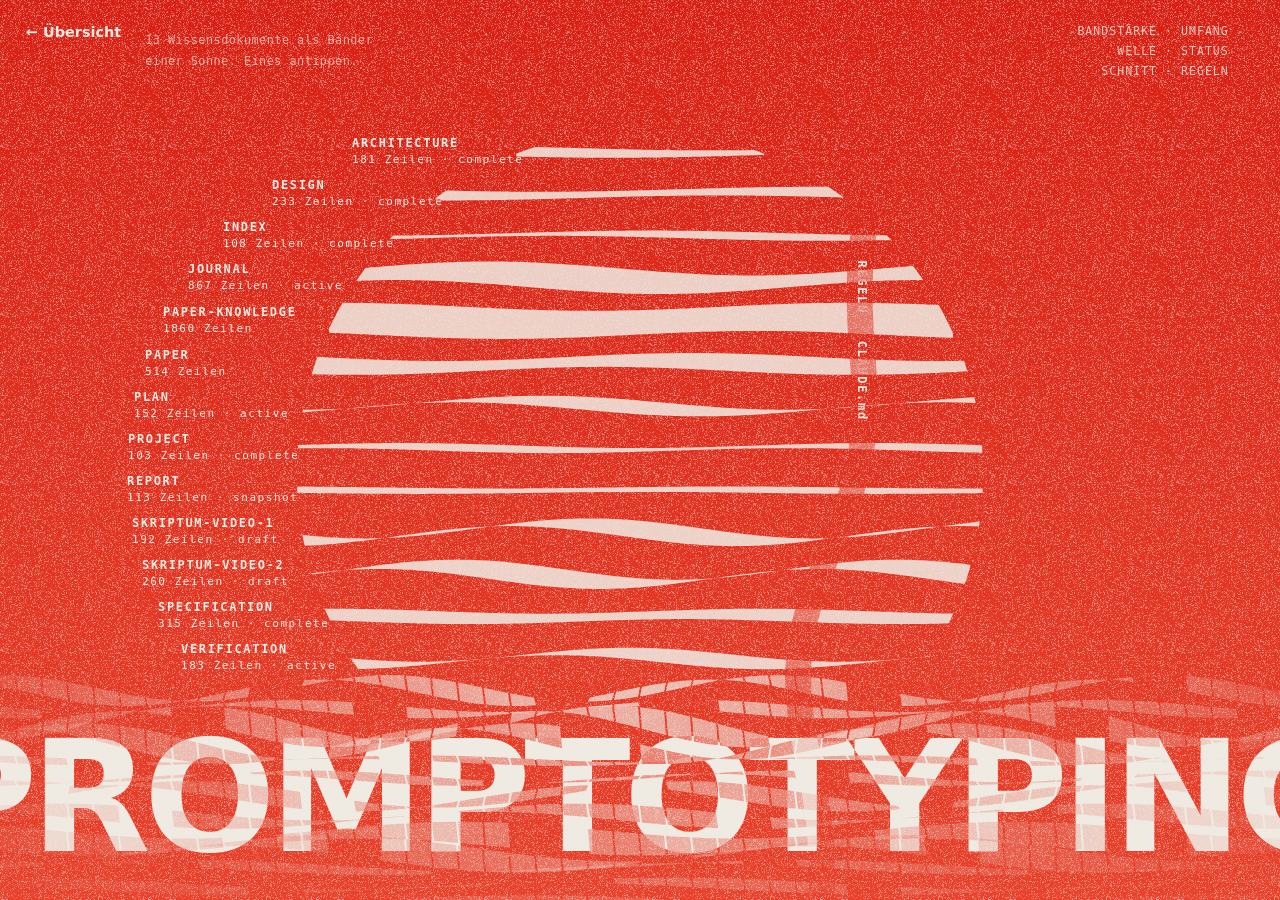
<file: prototype/helio-promptotyping.html>
<!doctype html>
<html lang="de">
<head>
<meta charset="utf-8">
<meta name="viewport" content="width=device-width, initial-scale=1">
<title>Promptotyping · Helio</title>
<link rel="stylesheet" href="helio.css">
<style>
/* page-specific: the disc stage, the quiet mono labels and the focus view.
   Colors, grain layering and the way back come from helio.css. */
html { overflow-x: hidden; }
body {
  min-height: 100vh;
  background: linear-gradient(180deg, var(--grund-oben) 0%, var(--grund-unten) 100%);
  background-attachment: fixed;
  overflow-x: hidden;
}
.nur-sr {
  position: absolute; width: 1px; height: 1px; padding: 0; margin: -1px;
  overflow: hidden; clip: rect(0 0 0 0); white-space: nowrap; border: 0;
}

#buehne { position: relative; width: 100%; }
#motiv { position: absolute; }
#griffe { position: absolute; inset: 0; }

/* quiet text of this page: small, calm, same ink */
.mono {
  font-family: ui-monospace, 'SF Mono', 'Cascadia Mono', Menlo, monospace;
  font-size: .72rem;
  letter-spacing: .09em;
  text-transform: uppercase;
  line-height: 1.7;
}
#kopf {
  /* left offset clears the fixed home link */
  position: absolute; top: 1.4rem; left: calc(14px + 8.2rem); right: 4vw;
  display: flex; justify-content: space-between; gap: 2rem;
  pointer-events: none; z-index: 4;
}
#kopf .marke { opacity: .85; }
#legende { text-align: right; opacity: .8; }
#legende span { display: block; white-space: nowrap; }
#unterzeile {
  display: block; margin: .5rem 0 0; max-width: 34ch;
  opacity: .8; text-transform: none; letter-spacing: .04em; font-size: .74rem;
}

/* Hitboxes: static, never smaller than 44px, invisible until focused. */
.band {
  position: absolute;
  background: none; border: 0; padding: 0; margin: 0;
  cursor: pointer;
  color: var(--tinte);
  display: block;
}
.band:focus-visible { outline: 2px solid var(--tinte); outline-offset: -2px; }

/* Focus view, below the grain layer so the whole surface stays one print. */
#fokus {
  position: fixed; inset: 0; z-index: 30;
  display: none; flex-direction: column; justify-content: center;
  padding: 8vh 6vw 10vh;
  background: linear-gradient(180deg, var(--grund-oben) 0%, var(--grund-unten) 100%);
  overflow: hidden;
}
#fokus.offen { display: flex; }
#wort {
  font-size: 6rem;
  font-weight: 900;
  letter-spacing: -.045em;
  line-height: .84;
  margin: 0 0 1.6rem;
  margin-left: -.06em;
  text-transform: uppercase;
}
#satz {
  font-size: clamp(1.15rem, 2.6vw, 1.6rem);
  font-weight: 600;
  line-height: 1.45; margin: 0 0 1.8rem; max-width: 42ch; text-wrap: balance;
}
#mini {
  /* formal miniature: where this band sits in the disc */
  position: absolute; right: 6vw; bottom: 10vh;
  width: 170px; height: 170px;
}
@media (max-width: 700px) { #mini { display: none; } }
#zahlen { margin: 0 0 .7rem; opacity: .85; }
#auszug {
  margin: 0; max-width: 46ch; font-size: .84rem; line-height: 1.6;
  letter-spacing: .02em; text-transform: none; opacity: .95;
  border-top: 1px solid rgba(239, 234, 226, .45);
  padding-top: .7rem;
}
#zurueck-fokus {
  position: absolute; top: 1.4rem; right: 4vw;
  min-height: 44px; padding: .6rem 1.1rem;
  background: none; color: var(--tinte);
  border: 1px solid rgba(239, 234, 226, .55);
  cursor: pointer;
}
#steuerung {
  position: absolute; bottom: 1.4rem; left: 6vw; right: 6vw;
  opacity: .72; pointer-events: none;
}
#zurueck-fokus:focus-visible, #fokus:focus-visible { outline: 2px solid var(--tinte); outline-offset: 3px; }

@media (max-width: 620px) {
  #legende { display: none; }
  #unterzeile { font-size: .72rem; }
}
</style>
</head>
<body>

<a class="heim" href="index.html">&#8592; &#220;bersicht</a>

<h1 class="nur-sr">Promptotyping, die Wissensbasis als Sonnenscheibe</h1>

<div id="buehne">
  <canvas id="motiv" aria-hidden="true"></canvas>

  <div id="kopf" class="mono">
    <span class="marke">
      <span id="unterzeile" class="mono"></span>
    </span>
    <span id="legende">
      <span>Bandstärke · Umfang</span>
      <span>Welle · Status</span>
      <span>Schnitt · Regeln</span>
    </span>
  </div>

  <div id="griffe"></div>

</div>

<div id="fokus" role="dialog" aria-modal="true" aria-labelledby="wort" tabindex="-1">
  <p id="wort"></p>
  <p id="satz"></p>
  <p id="zahlen" class="mono"></p>
  <p id="auszug" class="mono"></p>
  <canvas id="mini" width="170" height="170" aria-hidden="true"></canvas>
  <button id="zurueck-fokus" class="mono" type="button" aria-label="Zurück zur Sonnenscheibe">Zurück (Esc)</button>
  <p id="steuerung" class="mono">Pfeiltasten wechseln das Dokument</p>
</div>

<canvas id="korn" aria-hidden="true"></canvas>

<script type="module">
import {
  TINTE, stillGestellt as still, messen, kornBauen, kornWeiter, kornFuellen, datenLaden,
} from './helio.js';

/* The knowledge base is read from the real folder by scripts/promptotyping-ingest.mjs;
   the page carries no copy. Every band is one document, its ink height the volume,
   its wave the state. Nothing is drawn that the source does not carry. */
const daten = await datenLaden('daten/promptotyping.json');
const DOKUMENTE = daten ? daten.dokumente : [];
const BAENDER = DOKUMENTE.filter(d => d.art !== 'regel');
const REGEL = DOKUMENTE.find(d => d.art === 'regel') || null;
const REIHENFOLGE = REGEL ? BAENDER.concat([REGEL]) : BAENDER;

document.getElementById('unterzeile').textContent = BAENDER.length
  ? BAENDER.length + ' Wissensdokumente als Bänder einer Sonne. Eines antippen.'
  : 'Keine Daten geladen.';

const buehne = document.getElementById('buehne');
const griffe = document.getElementById('griffe');
const motiv = document.getElementById('motiv');
const mx = motiv.getContext('2d');
const kc = document.getElementById('korn'), kg = kc.getContext('2d');
/* offscreen context, used only to measure display type before it is set */
const mess = document.createElement('canvas').getContext('2d');

/* Band ink height carries the volume of a document, sqrt of line count. */
function tinte(d) {
  const w = Math.sqrt(d.zeilen || 100);
  return 5 + Math.max(0, Math.min(1, (w - 10) / 43)) * 30;
}
/* Wave amplitude carries the state: what still moves, moves visibly.
   A document without a status in its front matter gets the neutral value. */
const AMPL = { complete: 2.5, active: 7, draft: 10, snapshot: 1 };

let W = 0, H = 0, dpr = 1, mass = null, phase = 0, aktiv = -1;
let KW = 0, KH = 0;

function messenHier() {
  dpr = Math.min(2, devicePixelRatio || 1);
  W = buehne.clientWidth;
  H = Math.max(innerHeight, 870);
  buehne.style.height = H + 'px';
  motiv.width = Math.round(W * dpr);
  motiv.height = Math.round(H * dpr);
  motiv.style.width = W + 'px';
  motiv.style.height = H + 'px';
  mx.setTransform(dpr, 0, 0, dpr, 0, 0);
  ({ W: KW, H: KH } = messen([[kc, kg]]));

  if (!BAENDER.length) { mass = null; return; }
  const horizont = H * 0.755;
  const oben = H * 0.145;
  const platz = horizont - oben;
  const roh = BAENDER.map(d => Math.max(44, tinte(d) + 18));
  const summe = roh.reduce((a, b) => a + b, 0);
  const f = platz / summe;
  let y = oben;
  const reihen = BAENDER.map((d, i) => {
    const fach = roh[i] * f;
    const h = tinte(d);
    const r = { d, fachOben: y, fachHoehe: fach, h, y: y + (fach - h) / 2 };
    y += fach;
    return r;
  });
  const R = platz / 1.6;
  /* on narrow viewports the disc is squashed instead of cut away entirely,
     so its curvature stays readable while the hitboxes keep their height */
  const rx = Math.min(R, W * 0.47);
  mass = { horizont, oben, platz, reihen, R, rx, cx: W * 0.5, cy: horizont - 0.6 * R };
  griffeBauen();
  malen();
}

function halbBreite(y) {
  const dy = (y - mass.cy) / mass.R;
  const q = 1 - dy * dy;
  return q > 0 ? mass.rx * Math.sqrt(q) : 0;
}

/* The rule doc is the one disturbance running through every band. */
function schnittX(y) {
  return W * 0.655 + 34 * Math.sin(y * 0.0062 + phase * 0.5) + 12 * Math.sin(y * 0.017 - phase * 0.3);
}

function bandPfad(g, y0, h, ampl, k, ph, x1, x2) {
  g.beginPath();
  for (let x = x1; x <= x2; x += 4) {
    const yy = y0 + ampl * Math.sin(x * k + ph);
    x === x1 ? g.moveTo(x, yy) : g.lineTo(x, yy);
  }
  for (let x = x2; x >= x1; x -= 4) {
    g.lineTo(x, y0 + h + ampl * Math.sin(x * k + ph + 1.1));
  }
  g.closePath();
}

function beschriftung(d) {
  return d.zeilen + ' Zeilen' + (d.status ? ' · ' + d.status : '');
}

function malen() {
  if (!mass) return;
  mx.clearRect(0, 0, W, H);
  const { reihen, R, rx, cx, cy, horizont } = mass;

  /* the disc, built only from horizontal bands clipped to its outline */
  mx.save();
  mx.beginPath();
  mx.ellipse(cx, cy, rx, R, 0, 0, Math.PI * 2);
  mx.clip();
  reihen.forEach((r, i) => {
    const d = r.d;
    const hb = halbBreite(r.y + r.h / 2) + 6;
    const x1 = Math.max(-10, cx - hb), x2 = Math.min(W + 10, cx + hb);
    const ampl = AMPL[d.status] ?? 4;
    const k = 0.011 * (1 + i * 0.03);
    const ph = i * 1.7 + phase;
    mx.globalAlpha = aktiv === i ? 1 : 0.86;
    mx.fillStyle = 'rgb(' + TINTE + ')';
    bandPfad(mx, r.y, r.h, ampl, k, ph, x1, x2);
    mx.fill();
    mx.globalAlpha = 1;
  });
  mx.restore();

  /* the reflection: same order, compressed spacing, density as depth */
  reihen.forEach((r, i) => {
    const abstand = horizont - (r.y + r.h / 2);
    const yr = horizont + abstand * 0.42;
    if (yr > H + 40) return;
    const hr = Math.max(1.5, r.h * 0.6);
    const tiefe = 1 - Math.min(1, abstand / mass.platz);
    const grad = mx.createLinearGradient(cx - W * 0.62, 0, cx + W * 0.62, 0);
    const a = 0.16 + tiefe * 0.62;
    grad.addColorStop(0, 'rgba(' + TINTE + ',0)');
    grad.addColorStop(0.5, 'rgba(' + TINTE + ',' + a.toFixed(3) + ')');
    grad.addColorStop(1, 'rgba(' + TINTE + ',0)');
    mx.fillStyle = grad;
    const ampl = (AMPL[r.d.status] ?? 4) * 1.6 + 2;
    const k = 0.009 + i * 0.0006;
    const ph = -i * 1.7 - phase * 1.4;
    /* broken into segments: water, not glass */
    let x = -10;
    while (x < W + 10) {
      const luecke = Math.sin(x * 0.021 + i * 2.3) > 0.82;
      const bis = Math.min(W + 10, x + 26);
      if (!luecke) { bandPfad(mx, yr, hr, ampl, k, ph, x, bis); mx.fill(); }
      x = bis;
    }
  });

  /* the cut of the rules, carved out of everything above and below the horizon */
  if (REGEL) {
    mx.save();
    mx.globalCompositeOperation = 'destination-out';
    mx.beginPath();
    for (let y = mass.oben - 20; y <= H + 20; y += 6) mx.lineTo(schnittX(y) - 13, y);
    for (let y = H + 20; y >= mass.oben - 20; y -= 6) mx.lineTo(schnittX(y) + 13, y);
    mx.closePath();
    mx.fill();
    mx.restore();
  }

  /* quiet labels, also xor: red where they cross a band, off-white on the open ground */
  mx.save();
  mx.globalCompositeOperation = 'xor';
  mx.fillStyle = 'rgb(' + TINTE + ')';
  mx.textBaseline = 'middle';
  mx.textAlign = 'left';
  if ('letterSpacing' in mx) mx.letterSpacing = '0.14em';
  const spalte = Math.round(W * 0.045);
  reihen.forEach(r => {
    const d = r.d;
    const ym = Math.round(r.fachOben + r.fachHoehe / 2);
    /* the label hugs the left edge of the disc, so the column follows its curve */
    const lx = Math.round(Math.max(spalte, cx - halbBreite(r.y + r.h / 2) - 170));
    mx.font = '700 12px ui-monospace, monospace';
    mx.fillText(d.stamm.toUpperCase(), lx, ym - 8);
    mx.font = '400 11px ui-monospace, monospace';
    mx.fillText(beschriftung(d), lx, ym + 8);
  });
  if (REGEL) {
    const ry = mass.oben + 130;
    mx.translate(schnittX(ry), ry);
    mx.rotate(Math.PI / 2);
    mx.font = '700 12px ui-monospace, monospace';
    mx.fillText('REGELN   ' + REGEL.datei, 0, 0);
  }
  mx.restore();

  /* the word is part of the motif: xor knocks it out of the bands and prints it on the ground */
  mx.save();
  mx.globalCompositeOperation = 'xor';
  mx.fillStyle = 'rgb(' + TINTE + ')';
  if ('letterSpacing' in mx) mx.letterSpacing = '-0.045em';
  let groesse = 200;
  mx.font = '900 ' + groesse + 'px system-ui, sans-serif';
  const text = 'PROMPTOTYPING';
  const breit = mx.measureText(text).width;
  groesse = groesse * (W * 1.12) / breit;
  mx.font = '900 ' + groesse + 'px system-ui, sans-serif';
  mx.textBaseline = 'alphabetic';
  mx.fillText(text, -W * 0.06, H - H * 0.055);
  mx.restore();
}

/* Hitboxes are static and at least 44px high, independent of the moving waves. */
function griffeBauen() {
  griffe.innerHTML = '';
  mass.reihen.forEach((r, i) => {
    const d = r.d;
    const b = document.createElement('button');
    b.type = 'button';
    b.className = 'band';
    const oben = Math.max(0, r.fachOben);
    b.style.cssText = 'left:0;width:100%;top:' + oben + 'px;height:' + Math.max(44, r.fachHoehe) + 'px';
    b.setAttribute('aria-label', d.stamm + ', ' + d.datei + ', ' + beschriftung(d));
    b.addEventListener('click', () => oeffnen(REIHENFOLGE.indexOf(d)));
    b.addEventListener('pointerenter', () => { aktiv = i; malen(); });
    b.addEventListener('pointerleave', () => { aktiv = -1; malen(); });
    b.addEventListener('focus', () => { aktiv = i; malen(); });
    b.addEventListener('blur', () => { aktiv = -1; malen(); });
    griffe.appendChild(b);
  });
  /* the rule doc gets its own hitbox: the vertical cut */
  if (!REGEL) return;
  const r = document.createElement('button');
  r.type = 'button';
  r.className = 'band';
  const xm = W * 0.655;
  r.style.cssText = 'left:' + (xm - 26) + 'px;width:52px;top:' + mass.oben + 'px;height:' + (H - mass.oben) + 'px';
  r.setAttribute('aria-label', REGEL.datei + ', schneidet durch alle Bänder');
  r.addEventListener('click', () => oeffnen(REIHENFOLGE.indexOf(REGEL)));
  griffe.appendChild(r);
}

/* Focus view: one word, the title, the numbers, the opening sentence. */
const fokus = document.getElementById('fokus');
let letzterGriff = null, jetzt = -1;

function oeffnen(i) {
  if (i < 0) return;
  jetzt = i;
  const d = REIHENFOLGE[i];
  if (!fokus.classList.contains('offen')) letzterGriff = document.activeElement;
  const wortEl = document.getElementById('wort');
  wortEl.textContent = d.stamm;
  /* the word is scaled radically: it fills the width, whatever its length */
  mess.font = '900 100px system-ui, sans-serif';
  const ziel = innerWidth * 0.9;
  const roh = mess.measureText(d.stamm.toUpperCase()).width;
  wortEl.style.fontSize = Math.min(100 * ziel / roh, innerHeight * 0.3) + 'px';
  document.getElementById('satz').textContent = d.titel;
  miniMalen(d);
  document.getElementById('zahlen').textContent =
    [d.datei, d.zeilen + ' Zeilen', d.status].filter(Boolean).join(' · ');
  document.getElementById('auszug').textContent = d.auszug || '';
  fokus.classList.add('offen');
  fokus.focus();
}

/* Formal miniature in the focus view: the whole disc, the open document's band lit. */
function miniMalen(d) {
  const m = document.getElementById('mini');
  const g = m.getContext('2d');
  const S = m.width, c = S / 2, r = S * 0.44;
  g.clearRect(0, 0, S, S);
  g.save();
  g.beginPath();
  g.arc(c, c, r, 0, Math.PI * 2);
  g.clip();
  BAENDER.forEach((b, i) => {
    const y0 = c - r + (i / BAENDER.length) * 2 * r;
    const h = (2 * r) / BAENDER.length;
    g.globalAlpha = b === d ? 1 : 0.3;
    g.fillStyle = 'rgb(' + TINTE + ')';
    g.fillRect(0, y0 + h * 0.2, S, h * 0.6);
  });
  /* the rule cut, lit when the rules are open */
  const regelOffen = REGEL && d === REGEL;
  g.globalAlpha = regelOffen ? 1 : 0.45;
  g.globalCompositeOperation = 'destination-out';
  g.fillRect(S * 0.62, 0, S * 0.07, S);
  g.restore();
  g.globalAlpha = 1;
  if (regelOffen) {
    g.fillStyle = 'rgb(' + TINTE + ')';
    g.fillRect(S * 0.635, c - r, S * 0.04, 2 * r);
  }
}

function schliessen() {
  fokus.classList.remove('offen');
  if (letzterGriff) letzterGriff.focus();
}
document.getElementById('zurueck-fokus').addEventListener('click', schliessen);
addEventListener('keydown', e => {
  if (!fokus.classList.contains('offen')) return;
  if (e.key === 'Escape') { schliessen(); }
  else if (e.key === 'ArrowDown' || e.key === 'ArrowRight') { e.preventDefault(); oeffnen((jetzt + 1) % REIHENFOLGE.length); }
  else if (e.key === 'ArrowUp' || e.key === 'ArrowLeft') { e.preventDefault(); oeffnen((jetzt - 1 + REIHENFOLGE.length) % REIHENFOLGE.length); }
});

let letzterKorn = 0;
function schlag(t) {
  phase += 0.0022;
  malen();
  if (t - letzterKorn > 240) { kornWeiter(); kornFuellen(kg, KW, KH); letzterKorn = t; }
  requestAnimationFrame(schlag);
}

addEventListener('resize', () => { messenHier(); kornFuellen(kg, KW, KH); });
messenHier();
kornBauen();
kornFuellen(kg, KW, KH);
if (!still) requestAnimationFrame(schlag);
</script>
</body>
</html>
</file>
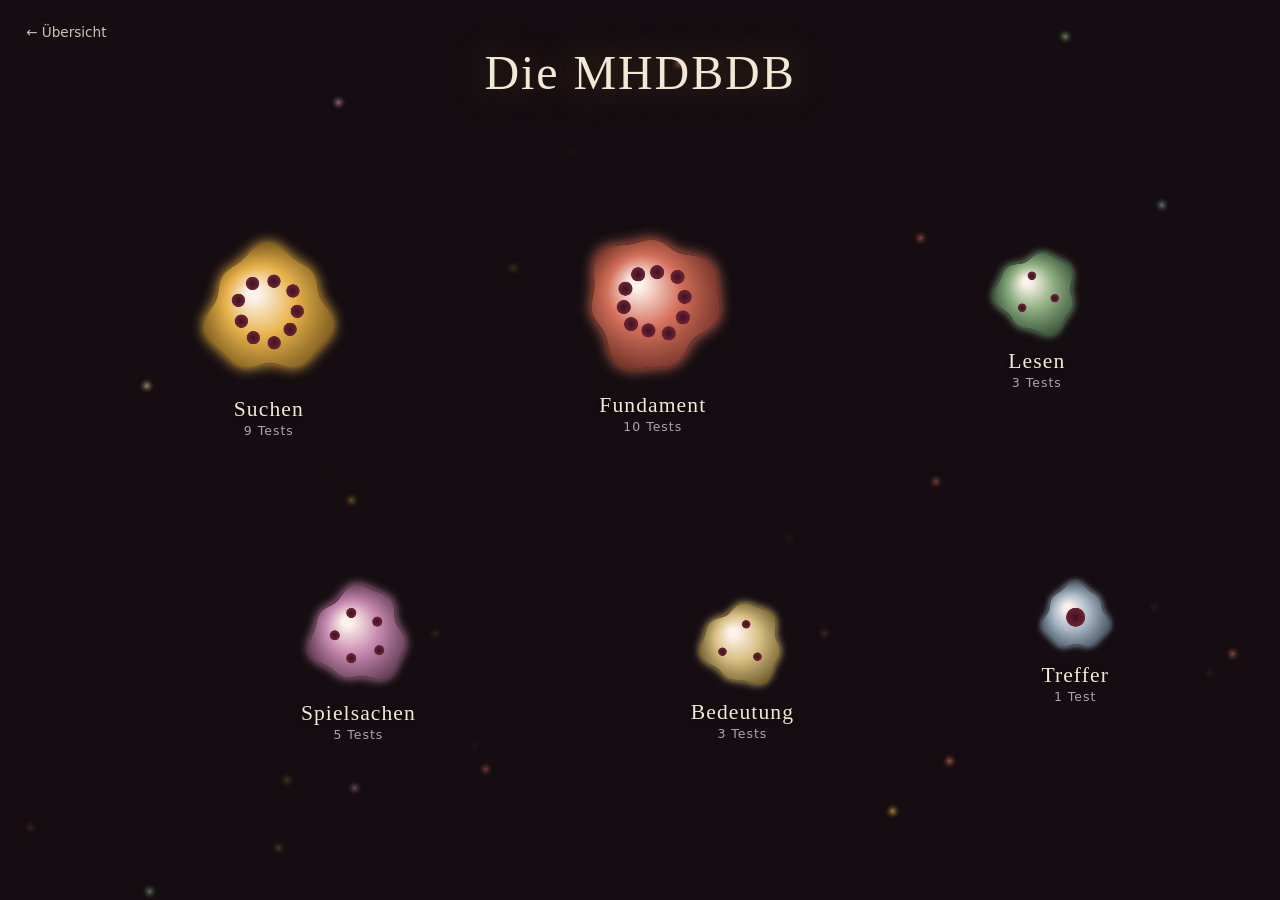
<file: prototype/mhdbdb-tests.html>
<!doctype html>
<html lang="de">
<head>
<meta charset="utf-8">
<meta name="viewport" content="width=device-width, initial-scale=1">
<title>MHDBDB · Nachtgarten</title>
<style>
/* Single-theme by design: an illuminated night garden. All colors explicit. */
* { box-sizing: border-box; }
html, body { height: 100%; }
body {
  margin: 0;
  background: #150d11;
  color: #efe9d6;
  font-family: Georgia, 'Iowan Old Style', serif;
  overflow: hidden;
  -webkit-user-select: none;
  user-select: none;
}
canvas#glow {
  position: fixed;
  inset: 0;
  width: 100%;
  height: 100%;
  z-index: 0;
}
.szene {
  position: fixed;
  inset: 0;
  display: none;
}
.szene.offen { display: block; }
.kopf {
  position: absolute;
  top: 5vh;
  width: 100%;
  text-align: center;
  pointer-events: none;
  z-index: 3;
}
.kopf h1 {
  font-size: clamp(1.8rem, 5vw, 3rem);
  font-weight: 400;
  margin: 0;
  letter-spacing: .04em;
  text-shadow: 0 0 40px rgba(232,179,76,.35);
}
.kopf .sub {
  color: #b7bda8;
  font-size: clamp(.9rem, 2vw, 1.1rem);
  margin-top: .4rem;
  font-family: system-ui, sans-serif;
}
/* ---------- garden orbs ---------- */
.orb {
  position: absolute;
  transform: translate(-50%, -50%);
  border: none;
  cursor: pointer;
  display: flex;
  flex-direction: column;
  align-items: center;
  gap: .1em;
  color: #efe9d6;
  font-family: Georgia, serif;
  background: none;
  padding: .4rem;
  transition: transform .4s ease;
  /* the drifting happens on the drawing only, the hitbox stays put */
}
.orb canvas { animation: floaty 7s ease-in-out infinite; }
.orb:hover, .orb:focus-visible { transform: translate(-50%, -50%) scale(1.07); outline: none; }
.orb:focus-visible canvas { outline: 2px solid #efe9d6; outline-offset: 4px; border-radius: 50%; }
.orb .wort { font-size: clamp(1rem, 2.2vw, 1.35rem); letter-spacing: .05em; text-shadow: 0 1px 6px rgba(0,0,0,.6); }
.orb .zahl { font-family: system-ui, sans-serif; font-size: .78rem; color: #b0a3aa; letter-spacing: .08em; }
@keyframes floaty {
  0%, 100% { transform: translateY(0); }
  50% { transform: translateY(-12px); }
}
.orb:nth-child(odd) canvas { animation-duration: 9s; animation-delay: -3s; }
/* ---------- constellation ---------- */
#stern {
  background: radial-gradient(ellipse at 50% 115%, var(--halo, rgba(232,179,76,.18)), transparent 60%);
}
#konst {
  position: absolute;
  inset: 19vh 5vw 15vh;
  z-index: 2;
  transition: opacity .5s;
}
#stern.fokus #konst { opacity: .1; pointer-events: none; }
/* The button is the hitbox and never moves. Everything that breathes
   lives in .schweb inside it, so the target stays where the eye aims. */
.licht {
  position: absolute;
  left: var(--px, 50%);
  top: var(--py, 50%);
  transform: translate(-50%, -50%);
  min-width: 44px;
  min-height: 44px;
  width: clamp(76px, 10vw, 132px);
  padding: .55rem .25rem;
  background: none;
  border: none;
  cursor: pointer;
  color: #efe9d6;
  font-family: Georgia, serif;
}
.licht:focus-visible { outline: none; }
.licht .schweb {
  display: flex;
  flex-direction: column;
  align-items: center;
  gap: .55rem;
  transform: rotate(var(--tilt, 0deg));
  transition: transform .3s;
  animation: schweben var(--dur, 8s) ease-in-out infinite;
  animation-delay: var(--del, 0s);
}
@keyframes schweben {
  0%, 100% { translate: 0 0; }
  50% { translate: 0 -9px; }
}
.licht:hover .schweb, .licht:focus-visible .schweb { transform: scale(1.12) rotate(0deg); }
.licht canvas { display: block; }
.licht:focus-visible canvas { outline: 2px solid #efe9d6; outline-offset: 3px; border-radius: 50%; }
.licht .ein-wort {
  font-size: clamp(.95rem, 1.9vw, 1.3rem);
  line-height: 1.2;
  letter-spacing: .04em;
  text-shadow: 0 0 20px rgba(0,0,0,.85), 0 1px 4px rgba(0,0,0,.9);
  overflow-wrap: anywhere;
}
.licht.gesehen canvas { opacity: .45; filter: saturate(.4); }
/* ---------- focus overlay ---------- */
#lupe {
  position: absolute;
  inset: 0;
  z-index: 4;
  display: none;
  flex-direction: column;
  align-items: center;
  justify-content: center;
  text-align: center;
  padding: 12vh 6vw 24vh;
  cursor: pointer;
  /* scrim: keeps the vein diagram off the dimmed constellation behind it */
  background: radial-gradient(ellipse at 50% 45%, rgba(21,13,17,.96) 0%, rgba(21,13,17,.92) 55%, rgba(21,13,17,.72) 100%);
}
#stern.fokus #lupe { display: flex; }
#gross {
  font-size: clamp(3rem, 10vw, 6rem);
  line-height: 1.05;
  margin: 0;
  text-shadow: 0 0 70px var(--c1, rgba(232,179,76,.8));
  animation: auftauchen .7s ease both;
}
#satz {
  font-size: clamp(1.3rem, 3.4vw, 2rem);
  line-height: 1.45;
  max-width: 26ch;
  text-wrap: balance;
  margin: 2.2rem 0 0;
  color: #d8d2bd;
  animation: auftauchen .7s .15s ease both;
}
#ader { position: relative; z-index: 1; margin-top: 1.8rem; max-width: 92vw; animation: auftauchen .7s .3s ease both; }
#spec {
  margin-top: 1.2rem;
  font-family: ui-monospace, monospace;
  font-size: .8rem;
  color: #9aa190;
  letter-spacing: .05em;
}
@keyframes auftauchen {
  from { opacity: 0; transform: translateY(14px); }
  to { opacity: 1; transform: none; }
}
#punkte {
  position: absolute;
  bottom: 7vh;
  left: 50%;
  transform: translateX(-50%);
  display: flex;
  flex-wrap: wrap;
  justify-content: center;
  max-width: 92vw;
  gap: 0;
  z-index: 5;
  pointer-events: none;
}
#punkte button {
  width: 44px;
  height: 44px;
  display: grid;
  place-items: center;
  padding: 0;
  background: none;
  border: none;
  border-radius: 50%;
  cursor: pointer;
  pointer-events: auto;
}
#punkte button i {
  display: block;
  width: 10px;
  height: 10px;
  border-radius: 50%;
  background: #5d6755;
  transition: background .4s, box-shadow .4s, transform .3s;
}
#punkte button:hover i, #punkte button:focus-visible i { transform: scale(1.5); background: #b7bda8; }
#punkte button:focus-visible { outline: 2px solid #efe9d6; }
#punkte button.jetzt i { background: var(--c1, #e8b34c); box-shadow: 0 0 12px var(--c1, #e8b34c); }
.hinweis {
  position: absolute;
  bottom: 2.5vh;
  width: 100%;
  text-align: center;
  font-family: system-ui, sans-serif;
  font-size: .9rem;
  color: #c2c7b3;
  pointer-events: none;
  z-index: 5;
}
.zu {
  position: absolute;
  top: 4vh;
  right: 5vw;
  font-size: 2rem;
  color: #c2c7b3;
  background: none;
  border: none;
  cursor: pointer;
  font-family: Georgia, serif;
  z-index: 6;
}
.zu:focus-visible { outline: 2px solid #efe9d6; border-radius: 50%; }
/* The state of a run is never carried by color or shape alone: a fallen test
   keeps its light, loses its halo and says so in words. */
.orb .stand, .licht .stand {
  font-family: system-ui, sans-serif;
  font-size: .76rem;
  letter-spacing: .04em;
  color: #d8d2bd;
  text-shadow: 0 0 14px rgba(0,0,0,.9);
}
@media (prefers-reduced-motion: reduce) {
  .orb canvas, .licht .schweb, #gross, #satz, #ader { animation: none; }
}
</style>
</head>
<body>

<canvas id="glow"></canvas>

<div id="garten" class="szene offen">
  <div class="kopf">
    <h1>Die MHDBDB</h1>
    <p class="sub" id="garten-sub"></p>
  </div>
</div>

<div id="stern" class="szene">
  <div class="kopf">
    <h1 id="stern-titel"></h1>
    <p class="sub">jede Zelle ein Test · antippen zum Näherkommen</p>
  </div>
  <button class="zu" id="stern-zu" aria-label="zurück zum Garten">✕</button>
  <div id="konst"></div>
  <div id="lupe" aria-live="polite">
    <p id="gross"></p>
    <p id="satz"></p>
    <canvas id="ader"></canvas>
    <p id="spec"></p>
  </div>
  <div id="punkte"></div>
  <p class="hinweis" id="stern-hinweis"></p>
</div>

<script type="module">
import { datenLaden, laufLaden, lauf, stand, standWort, laufDatum } from './helio.js';

/* Categories, tests, their colors and garden positions come from
   daten/mhdbdb.json, written by hand from the Playwright spec files of the
   MHDBDB suite; the page carries no copy. */
const daten = await datenLaden('daten/mhdbdb.json');
const ROOMS = daten ? daten.kategorien : [];
const STEPS = daten ? daten.stufen : {};

/* daten/testlauf.json is written by scripts/testlauf-ingest.mjs from a real
   Playwright run. Without the file the garden claims no state at all. */
await laufLaden('daten/testlauf.json');

function aderMalen(steps, c1, c2) {
  const cv2 = document.getElementById('ader');
  const dpr = 2, w = Math.min(innerWidth * .86, 620), h = 96;
  cv2.width = w * dpr; cv2.height = h * dpr;
  cv2.style.width = w + 'px'; cv2.style.height = h + 'px';
  const g = cv2.getContext('2d');
  g.setTransform(dpr, 0, 0, dpr, 0, 0);
  g.clearRect(0, 0, w, h);
  const y0 = h * .42, pad = w * .08;
  const xs = steps.map((_, i) => pad + i * (w - 2 * pad) / (steps.length - 1));
  const ys = xs.map((_, i) => y0 + Math.sin(i * 2.1 + 1) * 9);
  /* the vein */
  g.beginPath();
  g.moveTo(xs[0] - pad * .6, ys[0] + 6);
  for (let i = 0; i < xs.length; i++) {
    const px = i ? (xs[i - 1] + xs[i]) / 2 : xs[i] - pad * .3;
    g.quadraticCurveTo(px, ys[i] + (i % 2 ? -14 : 14), xs[i], ys[i]);
  }
  g.lineTo(xs[xs.length - 1] + pad * .6, ys[ys.length - 1] - 4);
  const lg = g.createLinearGradient(0, 0, w, 0);
  lg.addColorStop(0, c2); lg.addColorStop(.5, c1); lg.addColorStop(1, c2);
  g.strokeStyle = lg;
  g.lineWidth = 5;
  g.lineCap = 'round';
  g.shadowColor = c1; g.shadowBlur = 14;
  g.stroke();
  g.shadowBlur = 0;
  /* stations */
  g.font = '13px system-ui, sans-serif';
  g.textAlign = 'center';
  steps.forEach((s, i) => {
    const kg = g.createRadialGradient(xs[i], ys[i], 0, xs[i], ys[i], 11);
    kg.addColorStop(0, '#fdf3ec'); kg.addColorStop(.55, c1); kg.addColorStop(1, c2);
    g.fillStyle = kg;
    g.beginPath(); g.arc(xs[i], ys[i], i === steps.length - 1 ? 12 : 9, 0, 7); g.fill();
    if (i === steps.length - 1) {
      g.fillStyle = '#3d1220';
      g.beginPath(); g.arc(xs[i], ys[i], 4.5, 0, 7); g.fill();
    }
    g.fillStyle = '#b9aeb4';
    g.fillText(s, xs[i], ys[i] + 32);
  });
}

const garten = document.getElementById('garten');
const stern = document.getElementById('stern');
const konst = document.getElementById('konst');
const punkte = document.getElementById('punkte');
let raum = null, idx = -1;

let seed = 7;
function rnd() { seed = (seed * 16807) % 2147483647; return seed / 2147483647; }

/* A cell is the unit of this visual language: an organic membrane whose
   nuclei count exactly the tests it carries. Painting, but honest data. */
function zelle(size, c1, c2, kerne) {
  const dpr = 2;
  const c = document.createElement('canvas');
  c.width = c.height = size * dpr;
  c.style.width = c.style.height = size + 'px';
  const g = c.getContext('2d');
  g.scale(dpr, dpr);
  const m = size / 2, r = size * .36;
  const p1 = rnd() * 7, p2 = rnd() * 7;
  g.beginPath();
  for (let i = 0; i <= 90; i++) {
    const a = i / 90 * Math.PI * 2;
    const w = r * (1 + .09 * Math.sin(3 * a + p1) + .05 * Math.sin(7 * a + p2));
    const x = m + Math.cos(a) * w, y = m + Math.sin(a) * w;
    i ? g.lineTo(x, y) : g.moveTo(x, y);
  }
  g.closePath();
  const grad = g.createRadialGradient(m - r * .25, m - r * .3, r * .1, m, m, r * 1.15);
  grad.addColorStop(0, '#fdf3ec');
  grad.addColorStop(.45, c1);
  grad.addColorStop(1, c2);
  g.shadowColor = c1; g.shadowBlur = size * .16;
  g.fillStyle = grad;
  g.fill();
  g.shadowBlur = 0;
  g.lineWidth = 1.5;
  g.strokeStyle = c2;
  g.stroke();
  /* nuclei ring */
  const nr = kerne === 1 ? 0 : r * .5;
  for (let k = 0; k < kerne; k++) {
    const a = k / kerne * Math.PI * 2 + p1;
    const j = 1 + (rnd() - .5) * .25;
    const x = m + Math.cos(a) * nr * j, y = m + Math.sin(a) * nr * j;
    const kr = Math.max(2.5, r * (kerne === 1 ? .3 : .11));
    const kg = g.createRadialGradient(x, y, 0, x, y, kr);
    kg.addColorStop(0, '#3d1220');
    kg.addColorStop(1, '#6e2438');
    g.fillStyle = kg;
    g.beginPath(); g.arc(x, y, kr, 0, 7); g.fill();
  }
  return c;
}

for (const r of ROOMS) {
  const d = Math.round(78 + r.tests.length * 10);
  const b = document.createElement('button');
  b.className = 'orb';
  b.style.cssText = `--c1:${r.c1};--c2:${r.c2};--halo:${r.halo};left:${r.x}%;top:${r.y}%`;
  b.appendChild(zelle(d, r.c1, r.c2, r.tests.length));
  const w = document.createElement('span');
  w.className = 'wort'; w.textContent = r.wort;
  const z = document.createElement('span');
  z.className = 'zahl'; z.textContent = r.tests.length + (r.tests.length === 1 ? ' Test' : ' Tests');
  b.append(w, z);
  b.addEventListener('click', () => raumOeffnen(r));
  garten.appendChild(b);
}

/* Constellation layout: a jittered grid. The grid guarantees the hitboxes
   never overlap, the seeded jitter breaks up the row. */
function konstellation(n) {
  const cols = Math.min(n, Math.ceil(Math.sqrt(n * 1.7)));
  const rows = Math.ceil(n / cols);
  const cw = 100 / cols, ch = 100 / rows;
  const jx = cw * .17, jy = ch * .15;
  const out = [];
  for (let i = 0; i < n; i++) {
    const row = Math.floor(i / cols), col = i % cols;
    const inRow = Math.min(cols, n - row * cols);
    const shift = (cols - inRow) / 2;
    out.push({
      x: (col + shift + .5) * cw + (rnd() * 2 - 1) * jx,
      y: (row + .5) * ch + (rnd() * 2 - 1) * jy,
    });
  }
  return out;
}

function raumOeffnen(r) {
  raum = r; idx = -1;
  stern.style.setProperty('--c1', r.c1);
  stern.style.setProperty('--halo', r.halo);
  document.getElementById('stern-titel').textContent = r.wort;
  document.getElementById('stern-hinweis').textContent = `${r.tests.length} ${r.tests.length === 1 ? 'Licht' : 'Lichter'}`;
  konst.innerHTML = '';
  const orte = konstellation(r.tests.length);
  r.tests.forEach((t, i) => {
    const b = document.createElement('button');
    b.className = 'licht';
    b.type = 'button';
    b.style.setProperty('--px', orte[i].x.toFixed(2) + '%');
    b.style.setProperty('--py', orte[i].y.toFixed(2) + '%');
    const s = document.createElement('span');
    s.className = 'schweb';
    s.style.setProperty('--tilt', (rnd() * 6 - 3).toFixed(1) + 'deg');
    s.style.setProperty('--dur', (7 + rnd() * 4).toFixed(1) + 's');
    s.style.setProperty('--del', (-rnd() * 6).toFixed(1) + 's');
    s.appendChild(zelle(38, r.c1, r.c2, 1));
    const w = document.createElement('span');
    w.className = 'ein-wort'; w.textContent = t.w;
    s.appendChild(w);
    b.appendChild(s);
    b.addEventListener('click', () => fokus(i));
    konst.appendChild(b);
  });
  punkte.innerHTML = '';
  r.tests.forEach((t, i) => {
    const p = document.createElement('button');
    p.type = 'button';
    p.setAttribute('aria-label', `Licht ${i + 1} von ${r.tests.length}: ${t.w}`);
    p.appendChild(document.createElement('i'));
    p.addEventListener('click', () => fokus(i));
    punkte.appendChild(p);
  });
  punkte.style.display = 'none';
  stern.classList.remove('fokus');
  konst.inert = false;
  stern.classList.add('offen');
  garten.classList.remove('offen');
}
function fokus(i) {
  idx = i;
  const t = raum.tests[i];
  stern.classList.add('fokus');
  konst.inert = true;
  punkte.style.display = 'flex';
  const gross = document.getElementById('gross');
  const satz = document.getElementById('satz');
  for (const el of [gross, satz]) { el.style.animation = 'none'; void el.offsetWidth; el.style.animation = ''; }
  gross.textContent = t.w;
  satz.textContent = t.s;
  aderMalen(STEPS[t.f] || ['öffnen', 'handeln', 'prüfen'], raum.c1, raum.c2);
  document.getElementById('spec').textContent = t.f + '.spec.js';
  [...punkte.children].forEach((p, k) => {
    p.classList.toggle('jetzt', k === i);
    if (k === i) p.setAttribute('aria-current', 'true'); else p.removeAttribute('aria-current');
  });
  konst.children[i].classList.add('gesehen');
  document.getElementById('stern-hinweis').textContent = 'tippen für das nächste Licht · Punkte springen direkt · ← →';
}
function fokusZu() {
  stern.classList.remove('fokus');
  konst.inert = false;
  punkte.style.display = 'none';
  idx = -1;
  document.getElementById('stern-hinweis').textContent = `${raum.tests.length} ${raum.tests.length === 1 ? 'Licht' : 'Lichter'}`;
}
document.getElementById('lupe').addEventListener('click', () => {
  if (idx + 1 < raum.tests.length) fokus(idx + 1); else fokusZu();
});
document.getElementById('stern-zu').addEventListener('click', () => {
  if (stern.classList.contains('fokus')) return fokusZu();
  stern.classList.remove('offen');
  garten.classList.add('offen');
  raum = null;
});
addEventListener('keydown', e => {
  if (!raum) return;
  if (e.key === 'Escape') document.getElementById('stern-zu').click();
  /* let a focused button handle its own activation instead of advancing twice */
  const aufButton = e.target instanceof HTMLButtonElement && (e.key === ' ' || e.key === 'Enter');
  if (idx >= 0 && !aufButton && (e.key === ' ' || e.key === 'Enter' || e.key === 'ArrowRight')) {
    if (idx + 1 < raum.tests.length) fokus(idx + 1); else fokusZu();
  }
  if (idx > 0 && e.key === 'ArrowLeft') fokus(idx - 1);
});

/* fireflies: one light per test, drifting slowly */
const cv = document.getElementById('glow');
const cx = cv.getContext('2d');
const still = matchMedia('(prefers-reduced-motion: reduce)').matches;
let W, H;
function messen() { W = cv.width = innerWidth; H = cv.height = innerHeight; }
messen(); addEventListener('resize', messen);
const flies = [];
for (const r of ROOMS) for (const t of r.tests) {
  flies.push({ x: rnd(), y: rnd(), p: rnd() * Math.PI * 2, v: .00012 + rnd() * .0002, c: r.c1 });
}
function malen(t) {
  cx.clearRect(0, 0, W, H);
  for (const f of flies) {
    const dx = still ? 0 : Math.sin(t * f.v + f.p) * .04;
    const dy = still ? 0 : Math.cos(t * f.v * .8 + f.p) * .04;
    const glow = still ? .5 : .35 + .35 * Math.sin(t * .001 + f.p * 5);
    const x = (f.x + dx) * W, y = (f.y + dy) * H;
    const g = cx.createRadialGradient(x, y, 0, x, y, 9);
    g.addColorStop(0, f.c);
    g.addColorStop(1, 'rgba(0,0,0,0)');
    cx.globalAlpha = glow;
    cx.fillStyle = g;
    cx.beginPath(); cx.arc(x, y, 9, 0, 7); cx.fill();
  }
  cx.globalAlpha = 1;
  if (!still) requestAnimationFrame(malen);
}
requestAnimationFrame(malen);
</script>
<a href="index.html" style="position:fixed;top:10px;left:14px;z-index:99;font-family:system-ui,sans-serif;font-size:.85rem;color:#c2c7b3;text-decoration:none;padding:10px 12px;min-height:44px;display:flex;align-items:center;">&#8592; &#220;bersicht</a>
</file>
<file: prototype/helio.css>
/* Helio, shared surface of the day pages.
   Two inks only, a red ground and a warm off-white. Every intermediate value
   comes from transparency or grain, never from a third hue. Raw hex values
   appear here once, in the token block; components use var(). */

:root {
  --grund-oben: #d81e12;
  --grund-unten: #e8402a;
  --grund: #dd2c1b;
  --tinte: #efeae2;
}

* { box-sizing: border-box; }

body {
  margin: 0;
  background: var(--grund);
  color: var(--tinte);
  font-family: system-ui, -apple-system, 'Segoe UI', Roboto, sans-serif;
  -webkit-text-size-adjust: 100%;
}

/* Canvas layering: the motif lies under everything, the grain above it, so
   ground, motif and type read as one printed surface. */
#motiv, #korn { position: fixed; inset: 0; width: 100%; height: 100%; }
#motiv { z-index: 0; }
#korn { z-index: 40; pointer-events: none; mix-blend-mode: normal; }

/* ---------- typography ---------- */

.kopf {
  position: absolute;
  top: clamp(1.4rem, 4vh, 3rem);
  left: 0;
  right: 0;
  padding: 0 clamp(.9rem, 3vw, 2.2rem);
  pointer-events: none;
  z-index: 12;
}

.riesig {
  margin: 0;
  font-weight: 900;
  letter-spacing: -.045em;
  line-height: .84;
  font-size: clamp(3rem, 15vw, 9.5rem);
  margin-left: -.055em; /* optical bleed past the left edge */
  overflow-wrap: anywhere;
}

/* Small type stays bold and >= 19px: off-white on this red only clears WCAG
   at the large-text threshold (3:1), so nothing here drops below it. */
.still {
  margin: .7rem 0 0;
  font-weight: 700;
  font-size: clamp(1.2rem, 1.7vw, 1.4rem);
  line-height: 1.35;
  max-width: 34ch;
  letter-spacing: -.005em;
}

.hinweis {
  position: absolute;
  left: clamp(.9rem, 3vw, 2.2rem);
  right: clamp(.9rem, 3vw, 2.2rem);
  bottom: clamp(4.6rem, 8vh, 5.4rem);
  margin: 0;
  max-width: none;
  z-index: 12;
  pointer-events: none;
}

/* ---------- rows ---------- */

.reihen { position: absolute; inset: 0; z-index: 11; pointer-events: none; }

/* A row is the hitbox and never moves. Only the band painted beneath it travels. */
.reihe {
  position: absolute;
  left: 0;
  width: 100%;
  min-height: 44px;
  display: flex;
  align-items: center;
  padding: 0 clamp(.9rem, 3vw, 2.2rem);
  background: none;
  border: 0;
  color: var(--tinte);
  font: inherit;
  text-align: left;
  cursor: pointer;
  pointer-events: auto;
}
.reihe .spalte { display: flex; flex-direction: column; gap: .12em; }
.reihe .wort {
  font-weight: 900;
  letter-spacing: -.03em;
  line-height: 1;
  font-size: clamp(1.15rem, 2.6vw, 2.1rem);
  overflow-wrap: anywhere;
}
.reihe .zahl { font-weight: 700; font-size: 1.2rem; line-height: 1; opacity: .82; }
.reihe:focus-visible { outline: 3px solid var(--tinte); outline-offset: -5px; }

/* ---------- navigation ---------- */

.zurueck {
  position: absolute;
  top: clamp(.7rem, 2.4vh, 1.6rem);
  right: clamp(.7rem, 2.4vw, 1.6rem);
  width: 56px;
  height: 56px;
  z-index: 30;
  background: none;
  border: 0;
  color: var(--tinte);
  font-family: inherit;
  font-weight: 900;
  font-size: 2rem;
  line-height: 1;
  cursor: pointer;
}
.zurueck:focus-visible { outline: 3px solid var(--tinte); outline-offset: -4px; }

/* the way back to the overview, top left on every page */
.heim {
  position: fixed;
  top: 10px;
  left: 14px;
  z-index: 99;
  min-height: 44px;
  display: flex;
  align-items: center;
  padding: 10px 12px;
  font-size: .9rem;
  font-weight: 700;
  color: var(--tinte);
  text-decoration: none;
}
.heim:focus-visible { outline: 3px solid var(--tinte); outline-offset: -4px; }
</file>
